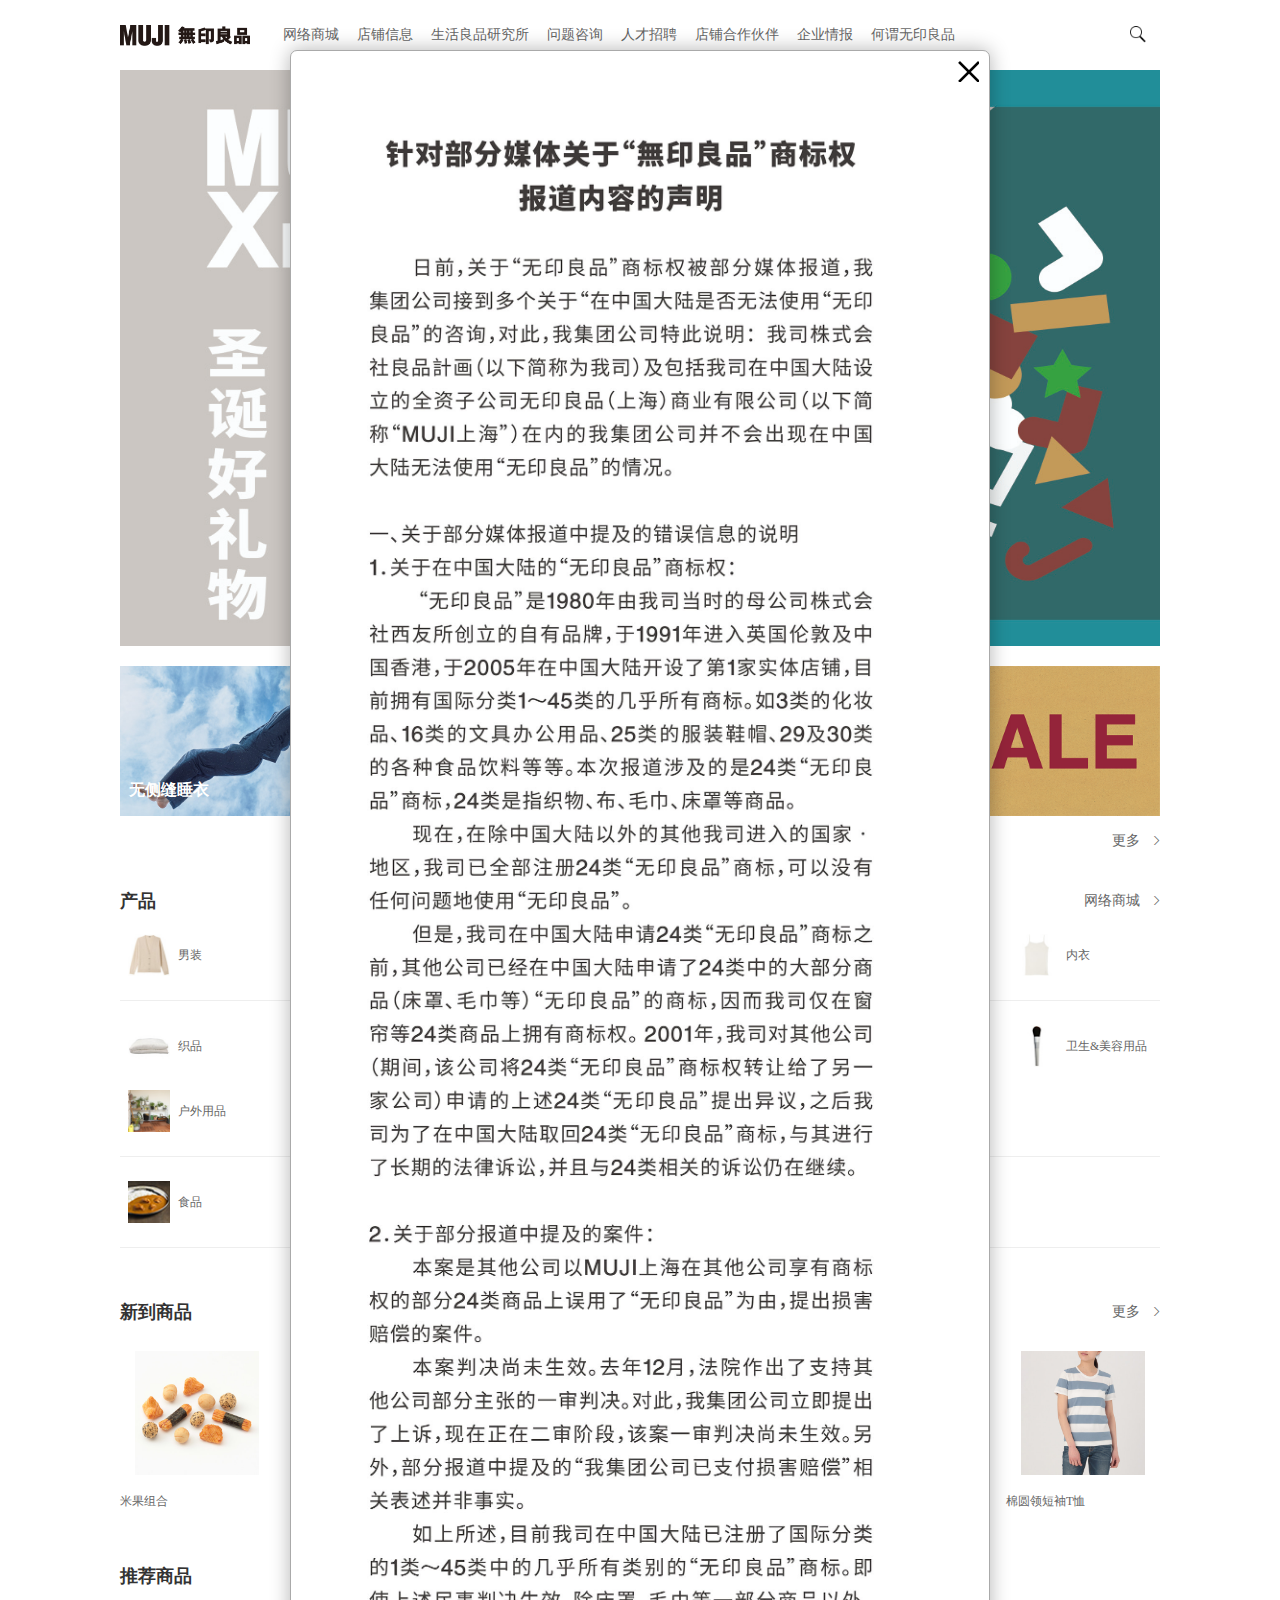
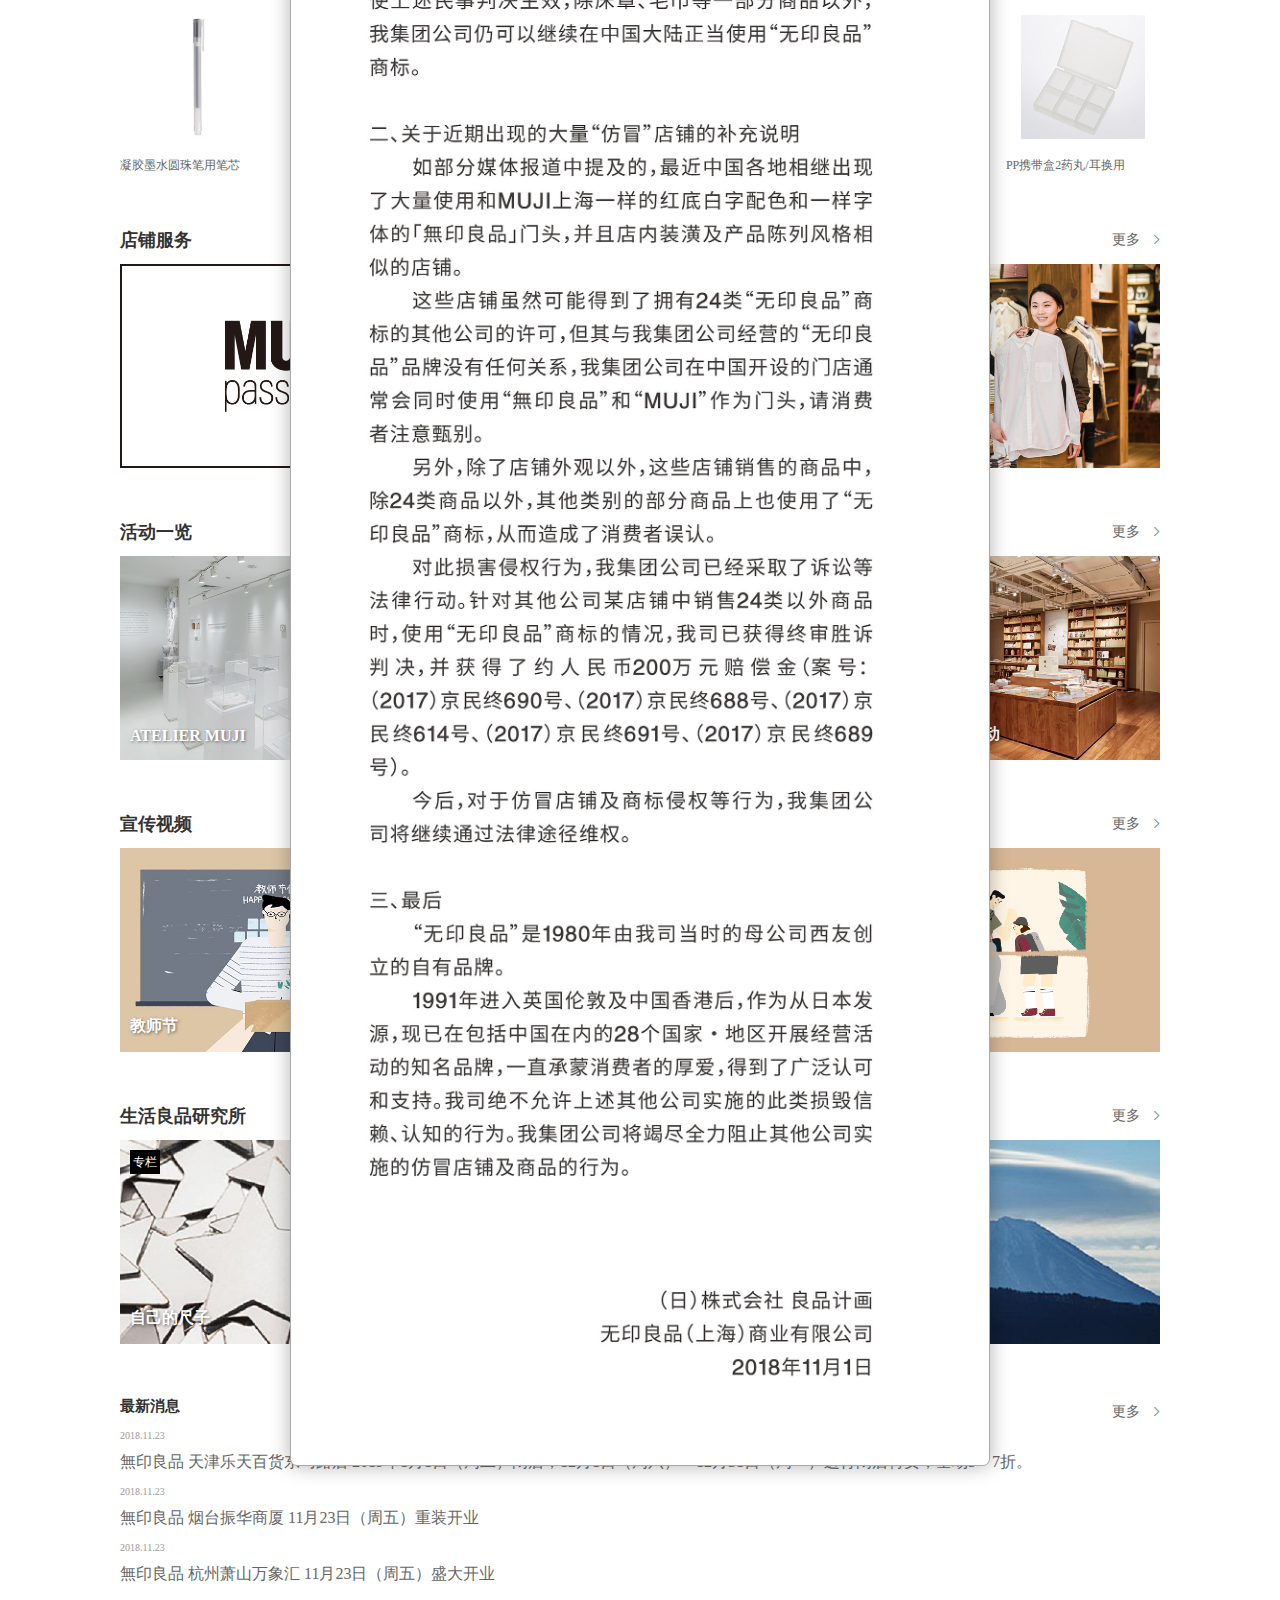
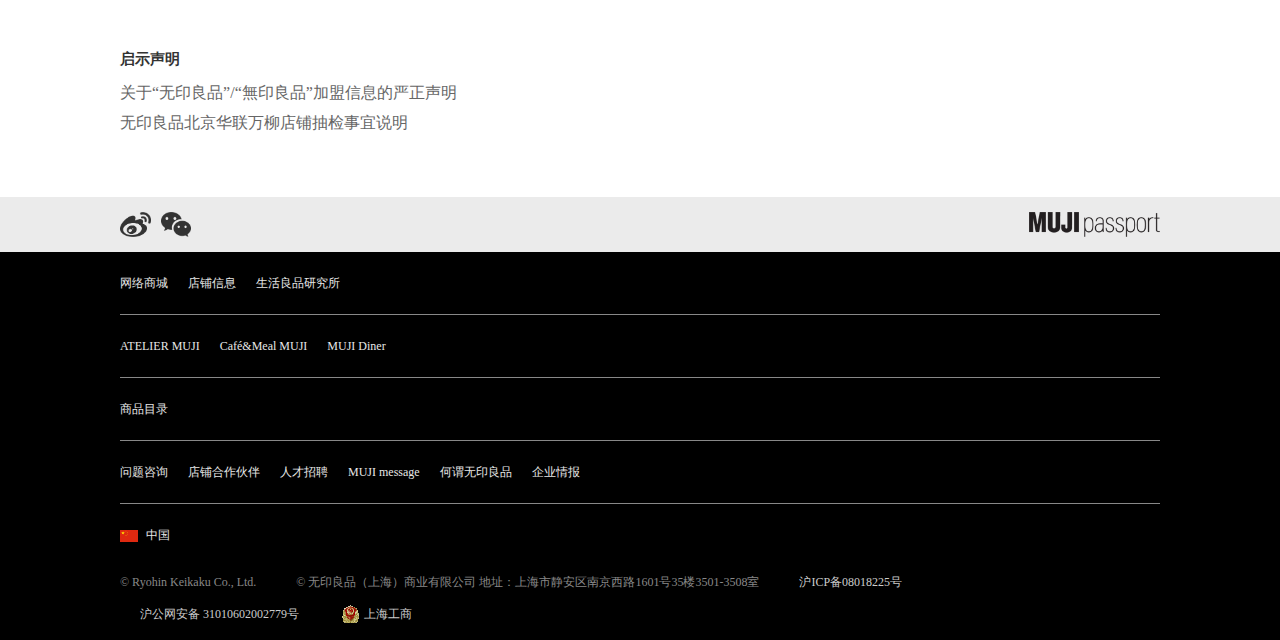
<file: index.html>
<!doctype html>
<html lang="en">
<head>
	<meta charset="UTF-8">
	<title>index</title>
	<link rel="stylesheet" href="css/iconfont.css">
	<link rel="stylesheet" href="css/iconfont1.css">
	<link rel="stylesheet" href="css/index.css">
</head>
<body>


<!-- special -->
	<div id="special">
		<img src="img/20181101173319.jpg" />
		<a href="#" class="dele"></a>
	</div>

<!-- header -->
	<header>
		<a href="https://www.muji.com.cn/">
			<img src="img/logo.png" />
		</a>
		<div class="muchA">
			<a href="#">网络商城</a>
			<a href="#">店铺信息</a>
			<a href="#">生活良品研究所</a>
			<a href="#">问题咨询</a>
			<a href="#">人才招聘</a>
			<a href="#">店铺合作伙伴</a>
			<a href="#">企业情报</a>
			<a href="#">何谓无印良品</a>
		</div>
		<input type="search" placeholder="产品搜索" />
	</header>


<!-- big_box -->
<div class="big_box">

<!-- Xmas -->
	<div class="Xmas">
		<ul class="Xmin">
	    	<li>
	    		<a href="https://www.muji.com.cn/cn/net/feature/Xmas/" >
					<img src="img/big_pc.jpg" />
				</a>
	    	</li>
	    	<li>
	    		<a href="https://www.muji.com.cn/cn/net/feature/Xmas/" >
					<img src="img/1543540328recommend_1200.png" />
				</a>
	    	</li>
	    	<li>
	    		<a href="https://www.muji.com.cn/cn/net/feature/Xmas/" >
					<img src="img/1543289250sock3s66y_1200.jpg" />
				</a>
	    	</li>
	    	<li>
	    		<a href="https://www.muji.com.cn/cn/net/feature/Xmas/" >
					<img src="img/1535075296sale_cn_pc.jpg" />
				</a>
	    	</li>
	    </ul>
		<a href="#" class="mas_1 prev">
			<i class="iconfont icon-zuo"></i>
		</a>
		<a href="#" class="mas_1 next">
			<i class="iconfont icon-you"></i>
		</a>
	</div>

<!-- fourA -->
	<div class="fourA">
		<div class="fourA_up">
			<a href="http://www.muji.com/cn/pajamas/">
				<img src="img/pajamas_640.jpg" alt="无侧缝睡衣" />
				<span>无侧缝睡衣</span>
			</a>
			<a href="https://www.muji.com.cn/cn/mujihotel/">
				<img src="img/teaser.jpg" alt="MUJI HOTEL GINZA 预定于2019年开业" />
				<span>MUJI HOTEL GINZA 预定于2019年开业</span>
			</a>
			<a href="https://www.muji.com.cn/cn/net/feature/shop/mujisa/sampleset/index.html">
				<img src="img/icon_sa.jpg" alt="造型示例集" />
				<span>造型示例集</span>
			</a>
			<a href="https://www.muji.com.cn/cn/store/campaign/6">
				<img src="img/sale_cn_640.jpg" alt="SALE" />
				<span></span>
			</a>
		</div>
		<a href="https://www.muji.com.cn/cn/net/contents/campaign/" class="more">
			更多
			<i class="iconfont icon-gengduo"></i>
		</a>
	</div>

<!-- product -->
	<div class="product">
		<div class="product_up">
			<h6 class="up_h6">产品</h6>
			<a href="https://www.muji.com.cn/cn/store/" class="more">
				网络商城
				<i class="iconfont icon-gengduo"></i>
			</a>
		</div>
		<div class="shopping_1">
			<a href="https://www.muji.com.cn/cn/store/category/2">
				<img src="img/15277725051527499851man.jpg" alt="">
				<span>男装</span>
			</a>
			<a href="https://www.muji.com.cn/cn/store/category/3">
				<img src="img/woman.jpg" alt="">
				<span>女装</span>
			</a>
			<a href="https://www.muji.com.cn/cn/store/category/4">
				<img src="img/15277724871527499878kids.jpg" alt="">
				<span>童装</span>
			</a>
			<a href="https://www.muji.com.cn/cn/store/category/5">
				<img src="img/15277725391527499903bag.jpg" alt="">
				<span>鞋包</span>
			</a>
			<a href="https://www.muji.com.cn/cn/store/category/33">
				<img src="img/15277725241527499890ACC.jpg" alt="">
				<span>服装杂货</span>
			</a>
			<a href="https://www.muji.com.cn/cn/store/category/6">
				<img src="img/15277725541527499916106.jpg" alt="">
				<span>内衣</span>
			</a>
		</div>
		<div class="shopping_1">
			<a href="https://www.muji.com.cn/cn/store/category/8">
				<img src="img/15277726341527499928109.jpg" alt="">
				<span>织品</span>
			</a>
			<a href="https://www.muji.com.cn/cn/store/category/9">
				<img src="img/15277726501527499939110.jpg" alt="">
				<span>家具</span>
			</a>
			<a href="https://www.muji.com.cn/cn/store/category/10">
				<img src="img/15277726751527499951111.jpg" alt="">
				<span>电子产品</span>
			</a>
			<a href="https://www.muji.com.cn/cn/store/category/11">
				<img src="img/15277727021527499966112.jpg" alt="">
				<span>居家用品</span>
			</a>
			<a href="https://www.muji.com.cn/cn/store/category/12">
				<img src="img/15277727311527499978113.jpg" alt="">
				<span>文具</span>
			</a>
			<a href="https://www.muji.com.cn/cn/store/category/13">
				<img src="img/15277727581527499989114.jpg" alt="">
				<span>卫生&美容用品</span>
			</a>
			<a href="https://www.muji.com.cn/cn/store/category/14" class="last_a">
				<img src="img/15277727871527500002115.jpg" alt="">
				<span>户外用品</span>
			</a>
		</div>
		<div class="shopping_1">
			<a href="https://www.muji.com.cn/cn/store/category/16">
				<img src="img/15277728051527057055food.jpg" alt="">
				<span>食品</span>
			</a>
		</div>
	</div>

<!-- product -->
	<div class="product">
		<div class="product_up">
			<h6 class="up_h6">新到商品</h6>
			<a href="https://www.muji.com.cn/cn/store/" class="more">
				更多
				<i class="iconfont icon-gengduo"></i>
			</a>
		</div>
		<div class="shopping_2">
			<a href="#">
				<img src="img/4550002509668_400.jpg" />
				<span>米果组合</span>
			</a>
			<a href="#">
				<img src="img/4549738673095_400.jpg" />
				<span>柚子金桔夹心棉花糖</span>
			</a>
			<a href="#">
				<img src="img/4549738330165_400.jpg" />
				<span>芝士味玉米片</span>
			</a>
			<a href="#">
				<img src="img/4550002460433_400.jpg" />
				<span>棉圆领短袖T恤</span>
			</a>
			<a href="#">
				<img src="img/4549738857877_400.jpg" />
				<span>棉_七分袖T恤</span>
			</a>
			<a href="#">
				<img src="img/4550002279868_400.jpg" />
				<span>棉圆领短袖T恤</span>
			</a>
		</div>
	</div>

<!-- product -->
	<div class="product">
		<div class="product_up">
			<h6 class="up_h6">推荐商品</h6>
		</div>
		<div class="shopping_2">
			<a href="#">
				<img src="img/4548718727797_400.jpg" />
				<span>凝胶墨水圆珠笔用笔芯</span>
			</a>
			<a href="#">
				<img src="img/4548718816019_400.jpg" />
				<span>凝胶墨水圆珠笔</span>
			</a>
			<a href="#">
				<img src="img/4549738307266_400.jpg" />
				<span>扫除用品系列_地毯清洁纸</span>
			</a>
			<a href="#">
				<img src="img/4547315901074_400.jpg" />
				<span>凝胶墨水笔_0.5</span>
			</a>
			<a href="#">
				<img src="img/4549738540694_400.jpg" />
				<span>格子衬衫</span>
			</a>
			<a href="#">
				<img src="img/4945247697698_01_400.jpg" />
				<span>PP携带盒2药丸/耳换用</span>
			</a>
		</div>
	</div>

<!-- product -->
	<div class="product">
		<div class="product_up">
			<h6 class="up_h6">店铺服务</h6>
			<a href="https://www.muji.com.cn/cn/store/" class="more">
				更多
				<i class="iconfont icon-gengduo"></i>
			</a>
		</div>
		<div class="shopping_3">
			<a href="#">
				<img src="img/passport_640.png" />
				<span></span>
			</a>
			<a href="#">
				<img src="img/IAIntro.jpg" />
				<span>家具搭配咨询服务</span>
			</a>
			<a href="#">
				<img src="img/SAIntro.jpg" />
				<span>服装搭配咨询服务</span>
			</a>
		</div>
	</div>

<!-- product -->
	<div class="product">
		<div class="product_up">
			<h6 class="up_h6">活动一览</h6>
			<a href="https://www.muji.com.cn/cn/store/" class="more">
				更多
				<i class="iconfont icon-gengduo"></i>
			</a>
		</div>
		<div class="shopping_3">
			<a href="#">
				<img src="img/atelier_640_181027.jpg" />
				<span>ATELIER MUJI</span>
			</a>
			<a href="#">
				<img src="img/idee_640.jpg" />
				<span>IDEE</span>
			</a>
			<a href="#">
				<img src="img/openmuji-sh755_640.jpg" />
				<span>OPEN MUJI 本月活动</span>
			</a>
		</div>
	</div>

<!-- product -->
	<div class="product">
		<div class="product_up">
			<h6 class="up_h6">宣传视频</h6>
			<a href="https://www.muji.com.cn/cn/store/" class="more">
				更多
				<i class="iconfont icon-gengduo"></i>
			</a>
		</div>
		<div class="shopping_3">
			<a href="#">
				<img src="img/teachersday.jpg" />
				<span>教师节</span>
			</a>
			<a href="#">
				<img src="img/18AWCOTTON_640.jpg" />
				<span>柔和洁面系列</span>
			</a>
			<a href="#">
				<img src="img/father'sday.jpg" />
				<span>父亲节</span>
			</a>
		</div>
	</div>

<!-- product -->
	<div class="product">
		<div class="product_up">
			<h6 class="up_h6">生活良品研究所</h6>
			<a href="https://www.muji.com.cn/cn/store/" class="more">
				更多
				<i class="iconfont icon-gengduo"></i>
			</a>
		</div>
		<div class="shopping_3">
			<a href="#">
				<img src="img/superstar_640.jpg" />
				<span>自己的尺子</span>
				<p>专栏</p>
			</a>
			<a href="#">
				<img src="img/lab_170510_01.jpg" />
				<span>隐藏风味 各种各样</span>
				<p>专栏</p>
			</a>
			<a href="#">
				<img src="img/lab_170430_01.jpg" />
				<span>观天望气</span>
				<p>专栏</p>
			</a>
		</div>
	</div>

<!-- product -->
	<div class="product">
		<div class="product_up">
			<h6 class="up_h6 up_h7">最新消息</h6>
			<a href="https://www.muji.com.cn/cn/store/" class="more">
				更多
				<i class="iconfont icon-gengduo"></i>
			</a>
		</div>
		<div class="three_p">
			<p>2018.11.23</p>
			<a href="#">無印良品 天津乐天百货东马路店 2019年1月1日（周二）闭店，12月1日（周六）～12月31日（周一）进行闭店特卖，全场5～7折。</a>
		</div>
		<div class="three_p">
			<p>2018.11.23</p>
			<a href="#">無印良品 烟台振华商厦 11月23日（周五）重装开业</a>
		</div>
		<div class="three_p three_p3">
			<p>2018.11.23</p>
			<a href="#">無印良品 杭州萧山万象汇 11月23日（周五）盛大开业</a>
		</div>
	</div>

<!-- product -->
	<div class="product">
		<div class="product_up">
			<h6 class="up_h6 up_h7">启示声明</h6>
		</div>
		<div class="three_p">
			<a href="#">关于“无印良品”/“無印良品”加盟信息的严正声明</a>
			<a href="#">无印良品北京华联万柳店铺抽检事宜说明</a>
		</div>
	</div>
</div>



<!-- sina -->
	<div class="sina">
		<a href="/cn/net/contents/social/link_sina_weibo.html">
			<img src="img/misc_weibo.png" alt="">
		</a>
		<a href="/cn/net/contents/social/link_wechat_sns.html">
			<img src="img/misc_wechat.png" alt="">
		</a>
		<a href="/cn/passport/">
			<img src="img/misc_passport.png" alt="">
		</a>
	</div>

<!-- footer -->
	<footer>
		<div class="list">
			<a href="#">网络商城</a>
			<a href="#">店铺信息</a>
			<a href="#">生活良品研究所</a>
		</div>
		<div class="list">
			<a href="#">ATELIER MUJI</a>
			<a href="#">Café&Meal MUJI</a>
			<a href="#">MUJI Diner</a>
		</div>
		<div class="list">
			<a href="#">商品目录</a>
		</div>
		<div class="list">
			<a href="#">问题咨询</a>
			<a href="#">店铺合作伙伴</a>
			<a href="#">人才招聘</a>
			<a href="#">MUJI message</a>
			<a href="#">何谓无印良品</a>
			<a href="#">企业情报</a>
		</div>
		<div class="list">
			<a href="#">
				<img src="img/flag_cn.png" alt="中国" />
				中国
			</a>
		</div>
		<ul>
			<li>© Ryohin Keikaku Co., Ltd.</li>
			<li>© 无印良品（上海）商业有限公司 地址：上海市静安区南京西路1601号35楼3501-3508室</li>
			<li>
				<a href="#">沪ICP备08018225号</a>
			</li>
		</ul>
		<ul>
			<li>
				<a href="#">沪公网安备 31010602002779号</a>
			</li>
			<li>
				<a href="#">
					<img src="img/license_w.gif" alt="上海工商">
					上海工商
				</a>
			</li>
		</ul>
	</footer>

</body>
</html>
<script type="text/javascript" src="js/jquery-1.8.3.js"></script>
<script type="text/javascript" src="js/jquery-1.11.1.min.js"></script>
<script type="text/javascript" src="js/unslider.min.js"></script>
<script type="text/javascript">

window.onload = function(){

	$(document).ready(function(e) {
	    var unslider04 = $('.Xmas').unslider({
			dots: true
		}),
		data04 = unslider04.data('unslider');

		$('.mas_1').click(function() {
	        var fn = this.className.split(' ')[1];
	        data04[fn]();
	    });
	});


	$(".dele").click(function(){
		$("#special").remove();
	});
}

</script>
</file>
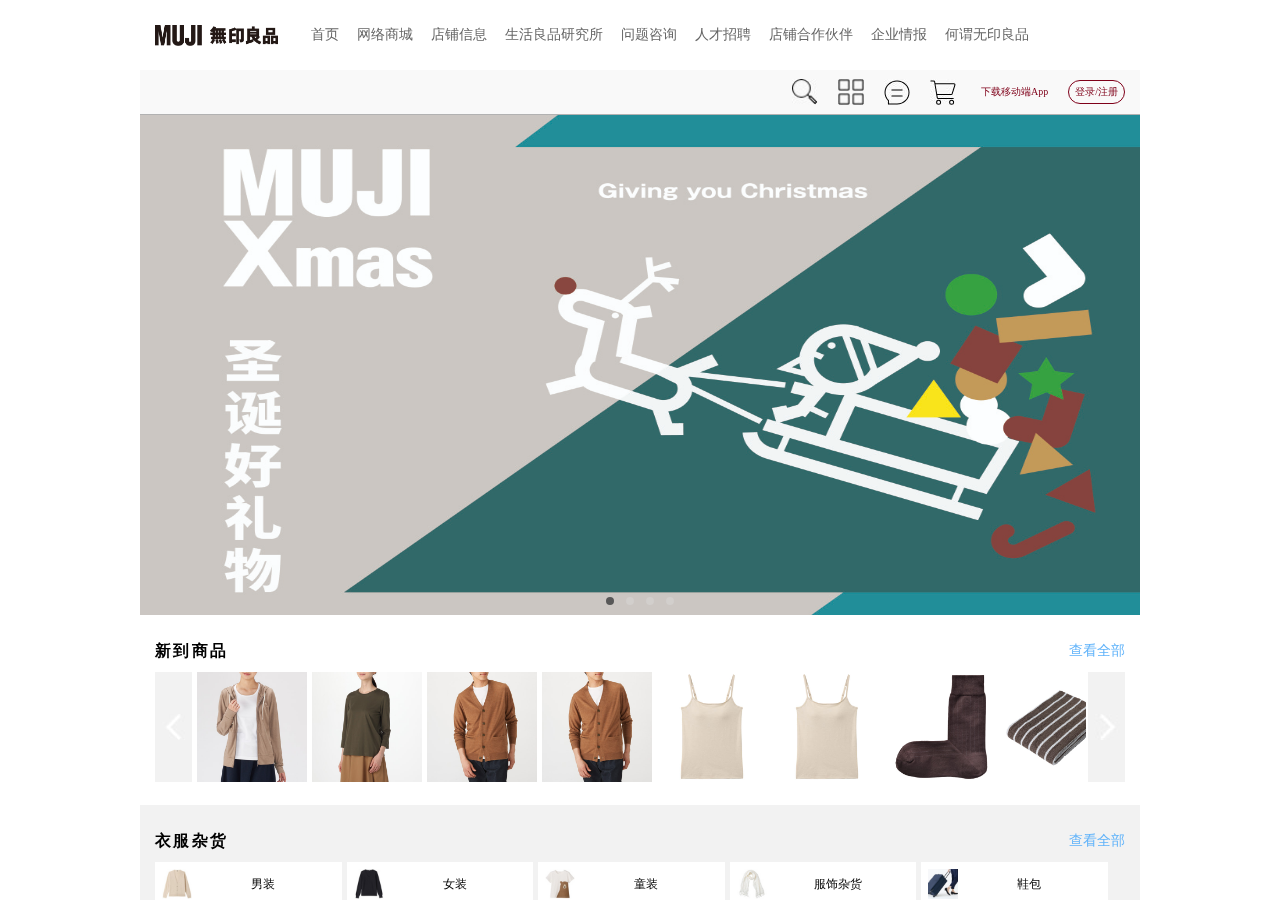
<file: store.html>
<!doctype html>
<html lang="en">
<head>
	<meta charset="UTF-8">
	<title>store</title>
	<link rel="stylesheet" href="css/iconfont.css">
	<link rel="stylesheet" href="css/iconfont1.css">
	<link rel="stylesheet" href="css/store.css">
</head>
<body>
	
<!-- header -->
	<header>
		<a href="https://www.muji.com.cn/">
			<img src="img/logo.png" />
		</a>
		<div class="muchA">
			<a href="#">首页</a>
			<a href="#">网络商城</a>
			<a href="#">店铺信息</a>
			<a href="#">生活良品研究所</a>
			<a href="#">问题咨询</a>
			<a href="#">人才招聘</a>
			<a href="#">店铺合作伙伴</a>
			<a href="#">企业情报</a>
			<a href="#">何谓无印良品</a>
		</div>
	</header>

<div class="include">
<!-- bigTop bignav-->
	<div class="bigTop bignav">
		<a href="#" class="important_one"><img src="img/10.jpg" title="搜索" /></a>
		<a href="#" class="important_two"><img src="img/11.jpg" title="分类" /></a>
		<a href="#" class="important_three"><img src="img/13.jpg" title="消息通知" /></a>
		<a href="#" class="important_four"><img src="img/14.jpg" title="购物车" /></a>
		<a href="https://www.muji.com/cn/passport/passport.html" target="_blank" class="important_five">
			下载移动端App
			<div class="zhuan"></div>
			<div>
				<img src="img/703190abf66b13275951a7d0f2ca2f11.png" />
				<p>随时随地购买无印良品</p>
			</div>
		</a>
		<a href="#" class="important_six">登录/注册</a>
	</div>

<!-- bigBox -->
	<div class="bigBox">

	<!-- Xmas -->
		<div class="Xmas">
			<ul class="Xmin">
		    	<li>
		    		<a href="https://www.muji.com.cn/cn/net/feature/Xmas/" >
						<img src="img/big_pc.jpg" />
					</a>
		    	</li>
		    	<li>
		    		<a href="https://www.muji.com.cn/cn/net/feature/Xmas/" >
						<img src="img/1543540328recommend_1200.png" />
					</a>
		    	</li>
		    	<li>
		    		<a href="https://www.muji.com.cn/cn/net/feature/Xmas/" >
						<img src="img/1543289250sock3s66y_1200.jpg" />
					</a>
		    	</li>
		    	<li>
		    		<a href="https://www.muji.com.cn/cn/net/feature/Xmas/" >
						<img src="img/1535075296sale_cn_pc.jpg" />
					</a>
		    	</li>
		    </ul>
			<a href="#" class="mas_1 prev">
				<i class="iconfont icon-zuo"></i>
			</a>
			<a href="#" class="mas_1 next">
				<i class="iconfont icon-you"></i>
			</a>
		</div>

	<!-- product -->
		<div class="product">
			<div class="product_1">
				<p>新到商品</p>
				<a href="#">查看全部</a>
			</div>
			<div class="product_2">
				<div class="pro_2a left_2">
					<img src="img/009.jpg" />
				</div>
				<div class="pro_2s">
					<div class="pro_other">
						<a href="#"  class="nan_z">
							<img src="img/4550002719777_400.jpg" alt="">
							<p>混棉_拉链连帽衫</p>
							<h5>￥178</h5>
						</a>
						<a href="#"  class="nan_z">
							<img src="img/4550002719173_400.jpg" alt="">
							<p>棉_七分袖T恤</p>
							<h5>￥61~￥88</h5>
						</a>				
						<a href="#"  class="nan_z">
							<img src="img/4550002733155_400.jpg" alt="">
							<p>美利奴羊毛高针距...</p>
							<h5>￥389</h5>
						</a>
						<a href="#"  class="nan_z">
							<img src="img/4550002733155_400.jpg" alt="">
							<p>美利奴羊毛高针距...</p>
							<h5>￥289</h5>
						</a>
						<a href="#"  class="nan_z">
							<img src="img/4549738248798_400.jpg" alt="">
							<p>混棉保暖带罩杯无...</p>
							<h5 class="beiXin">￥74 <span>￥148</span></h5>
						</a>
						<a href="#"  class="nan_z">
							<img src="img/4549738248798_400.jpg" alt="">
							<p>混棉保暖带罩杯无...</p>
							<h5 class="beiXin">￥74 <span>￥148</span></h5>
						</a>
						<a href="#"  class="nan_z">
							<img src="img/4550002608415_400.jpg" alt="">
							<p>混棉合脚直...</p>
							<h5>￥28</h5>
						</a>
						<a href="#"  class="nan_z">
							<img src="img/4550002190590_400.jpg" alt="">
							<p>棉柔软 浴...</p>
							<h5>￥180</h5>
						</a>
						<a href="#"  class="nan_z">
							<img src="img/4550002186630_400.jpg" alt="">
							<p>棉柔软 浴...</p>
							<h5>￥180</h5>
						</a>
						<a href="#"  class="nan_z">
							<img src="img/4550002605094_400.jpg" alt="">
							<p>合脚直角 ...</p>
							<h5>￥28</h5>
						</a>
					</div>
				</div>
				<div class="pro_2a right_2">
					<img src="img/008.jpg" />
				</div>
			</div>
		</div>


	<!-- grey_clothes -->
		<div class="grey_clothes">
			<!-- clothes -->
				<div class="clothes">
					<div class="product_1">
						<p>衣服杂货</p>
						<a href="#">查看全部</a>
					</div>
					<div class="much_clothes">
						<a href="#" class="nan_z">
							<img src="img/15277725051527499851man.jpg" alt="">
							<p>男装</p>
						</a>
						<a href="#"  class="nan_z">
							<img src="img/woman.jpg" alt="">
							<p>女装</p>
						</a>
						<a href="#"  class="nan_z">
							<img src="img/15277724871527499878kids.jpg" alt="">
							<p>童装</p>
						</a>
						<a href="#"  class="nan_z">
							<img src="img/15277725241527499890ACC.jpg" alt="">
							<p>服饰杂货</p>
						</a>
						<a href="#"  class="nan_z">
							<img src="img/15277725391527499903bag.jpg" alt="">
							<p>鞋包</p>
						</a>
						<a href="#"  class="nan_z">
							<img src="img/15277725541527499916106.jpg" alt="">
							<p>内衣</p>
						</a>
					</div>
				</div>

			<!-- clothes -->
				<div class="clothes">
					<div class="product_1">
						<p>生活杂货</p>
						<a href="#"  class="nan_z">查看全部</a>
					</div>
					<div class="much_clothes">
						<a href="#"  class="nan_z">
							<img src="img/15277726341527499928109.jpg" alt="">
							<p>织品</p>
						</a>
						<a href="#"  class="nan_z">
							<img src="img/15277726501527499939110.jpg" alt="">
							<p>家具</p>
						</a>
						<a href="#"  class="nan_z">
							<img src="img/15277726751527499951111.jpg" alt="">
							<p>电子产品</p>
						</a>
						<a href="#"  class="nan_z">
							<img src="img/15277727021527499966112.jpg" alt="">
							<p>居家用品</p>
						</a>
						<a href="#"  class="nan_z">
							<img src="img/15277727311527499978113.jpg" alt="">
							<p>文具</p>
						</a>
						<a href="#"  class="nan_z">
							<img src="img/15277727581527499989114.jpg" alt="">
							<p>卫生&美容用品</p>
						</a>
						<a href="#"  class="nan_z">
							<img src="img/15277727871527500002115.jpg" alt="">
							<p>户外用品</p>
						</a>
						<a href="#"  class="nan_z">
							<img src="img/1533292657idee.jpg" alt="">
							<p>IDEE</p>
						</a>
					</div>
				</div>

			<!-- clothes -->
				<div class="clothes">
					<div class="product_1">
						<p>食品</p>
						<a href="#"  class="nan_z">查看全部</a>
					</div>
					<div class="much_clothes">
						<a href="#"  class="nan_z">
							<img src="img/15277725051527499851man.jpg" alt="">
							<p>男装</p>
						</a>
					</div>
				</div>
		</div>

	<!-- foods -->
		<div class="foods">
			<div class="product_1">
				<p>推荐商品</p>
				<a href="#">查看全部</a>
			</div>
			<div class="shangPin">
				<a href="#"  class="nan_z">
					<img src="img/4548718727797_400.jpg" alt="">
					<p>凝胶墨水圆珠笔</p>
					<h6>￥8</h6>
				</a>
				<a href="#"  class="nan_z">
					<img src="img/4547315901074_400.jpg" alt="">
					<p>凝胶墨水笔_0.5</p>
					<h6>￥10</h6>
				</a>
				<a href="#"  class="nan_z">
					<img src="img/4549738307266_400.jpg" alt="">
					<p>扫地用品系列_地毯清洁纸</p>
					<h6>￥24</h6>
				</a>
				<a href="#"  class="nan_z">
					<img src="img/4548718816019_400.jpg" alt="">
					<p>凝胶墨水圆珠笔用笔芯</p>
					<h6>￥7</h6>
				</a>
				<a href="#"  class="nan_z">
					<img src="img/4549738671053_400.jpg" alt="">
					<p>迷你脆脆面_焦香酱油味</p>
					<h6>￥3</h6>
				</a>
				<a href="#"  class="nan_z">
					<img src="img/4945247421347_400.jpg" alt="">
					<p>塑料橡皮</p>
					<h6>￥4</h6>
				</a>
				<a href="#"  class="nan_z">
					<img src="img/4548076316145_400.jpg" alt="">
					<p>原浆纸笔记本5册组</p>
					<h6>￥23</h6>
				</a>
				<a href="#"  class="nan_z">
					<img src="img/4548718151868_400.jpg" alt="">
					<p>凝胶墨水笔替换芯_0.5</p>
					<h6>￥8</h6>
				</a>
				<a href="#"  class="nan_z">
					<img src="img/4549738671046_400.jpg" alt="">
					<p>迷你脆脆面_鸡汁味</p>
					<h6>￥3</h6>
				</a>
				<a href="#"  class="nan_z">
					<img src="img/4547315259847_400.jpg" alt="">
					<p> P P 洗涤用衣架 · 衬衫用 · 3个装 </p>
					<h6>￥16</h6>
				</a>
			</div>
		</div>

	<!-- footer -->
	<footer>
		ver 1.0.0-beta.41
	</footer>

	</div>

<!-- cover -->
	<div class="cover">
		<div class="smallBox_up">
			<img src="img/20.jpg" class="important_01" />
			<input type="srarch" placeholder="搜索商品" />
		</div>
		<div class="smallBox_down">
			<div class="hot" id="hot_1">
				<div class="hot_up">
					<p>最近搜索</p>
					<a href="#"  class="nan_z" id="qing">清除记录</a>
				</div>
				<div class="hot_down">
					<a href="#"  class="nan_z">沙发</a>
				</div>
			</div>
			<div class="hot">
				<div class="hot_up">
					<p>热门搜索</p>
					<a href="">换一批</a>
				</div>
				<div class="hot_down">
					<a href="#"  class="nan_z">沙发</a>
					<a href="#"  class="nan_z">睡衣</a>
					<a href="#"  class="nan_z">风扇</a>
					<a href="#"  class="nan_z">靠枕</a>
					<a href="#"  class="nan_z">精油</a>
					<a href="#"  class="nan_z">拉杆箱</a>
					<a href="#"  class="nan_z">化妆水</a>
					<a href="#"  class="nan_z">香薰</a>
					<a href="#"  class="nan_z">衬衫</a>
					<a href="#"  class="nan_z">运动鞋</a>
					<a href="#"  class="nan_z">咖喱</a>
					<a href="#"  class="nan_z">笔</a>
				</div>
			</div>
		</div>
	</div>

<!-- cover_fen -->
	<div class="cover_fen">
		<div class="smallBox_up">
			<img src="img/20.jpg" class="important_01" />
			<p>分类</p>
			<img src="img/14.jpg" />
		</div>

		<!-- grey_clothes -->
		<div class="grey_clothes">
			<!-- clothes -->
				<div class="clothes">
					<div class="product_1">
						<p>衣服杂货</p>
						<a href="#">查看全部</a>
					</div>
					<div class="much_clothes">
						<a href="#" class="nan_z">
							<img src="img/15277725051527499851man.jpg" alt="">
							<p>男装</p>
						</a>
						<a href="#"   class="nan_z">
							<img src="img/woman.jpg" alt="">
							<p>女装</p>
						</a>
						<a href="#"   class="nan_z">
							<img src="img/15277724871527499878kids.jpg" alt="">
							<p>童装</p>
						</a>
						<a href="#"   class="nan_z">
							<img src="img/15277725241527499890ACC.jpg" alt="">
							<p>服饰杂货</p>
						</a>
						<a href="#"   class="nan_z">
							<img src="img/15277725391527499903bag.jpg" alt="">
							<p>鞋包</p>
						</a>
						<a href="#"   class="nan_z">
							<img src="img/15277725541527499916106.jpg" alt="">
							<p>内衣</p>
						</a>
					</div>
				</div>

			<!-- clothes -->
				<div class="clothes">
					<div class="product_1">
						<p>生活杂货</p>
						<a href="#">查看全部</a>
					</div>
					<div class="much_clothes">
						<a href="#">
							<img src="img/15277726341527499928109.jpg" alt="">
							<p>织品</p>
						</a>
						<a href="#">
							<img src="img/15277726501527499939110.jpg" alt="">
							<p>家具</p>
						</a>
						<a href="#">
							<img src="img/15277726751527499951111.jpg" alt="">
							<p>电子产品</p>
						</a>
						<a href="#">
							<img src="img/15277727021527499966112.jpg" alt="">
							<p>居家用品</p>
						</a>
						<a href="#">
							<img src="img/15277727311527499978113.jpg" alt="">
							<p>文具</p>
						</a>
						<a href="#">
							<img src="img/15277727581527499989114.jpg" alt="">
							<p>卫生&美容用品</p>
						</a>
						<a href="#">
							<img src="img/15277727871527500002115.jpg" alt="">
							<p>户外用品</p>
						</a>
						<a href="#">
							<img src="img/1533292657idee.jpg" alt="">
							<p>IDEE</p>
						</a>
					</div>
				</div>

			<!-- clothes -->
				<div class="clothes">
					<div class="product_1">
						<p>食品</p>
						<a href="#">查看全部</a>
					</div>
					<div class="much_clothes">
						<a href="#">
							<img src="img/15277725051527499851man.jpg" alt="">
							<p>男装</p>
						</a>
					</div>
				</div>
		</div>
	</div>

<!--cover_deng cover_log -->
	<div class="cover_deng cover_log ">
		<div class="smallBox_up">
			<img src="img/21.jpg" class="important_01" />
		</div>
		<div class="log_down">
			<h4>
				登录<br>商城账号
			</h4>
			<input type="tel" id="username" placeholder="输入手机号" class="ju_1" />
			<div>
				<input type="password" id="userpass" placeholder="输入密码" class="ju_2" id="xian" />
				<img src="img/23.jpg" class="eye_1" >
				<img src="img/22.jpg" class="eye_2" >
			</div>
			<div>
				<input type="submit" value="登录" id="btnLogin" class="tiao_z" />
				<div class="jiao"></div>
			</div>
			<div class="a_blue">
				<a href="#" id="zhu_c">新用户注册</a>
				<a href="#">忘记密码</a>
			</div>
			<a href="#">如登录遇到异常，请联系客服电话 400-920-9299</a>
		</div>
	</div>

<!-- cover_zhu -->
	<div class="cover_zhu">
		<div class="smallBox_up">
			<img src="img/24.jpg" class="important_02" />
			<h5>MUJI 服务协议</h5>
		</div>
		<div class="commit">
			<p><span>特别提示：</span>在使用 MUJI passport 服务之前，您应当认真阅读并遵守《MUJI passport 服务使用协议》（以下简称“本协议”），请您务必充分理解各条款内容。当您按照注册页面提示填写信息、阅读并同意本协议且完成注册程序后，或者您按照其他无印良品（上海）商业有限公司（以下简称“本公司”）允许的方式使用 MUJI passport 服务时，即表示您已充分理解并接受本协议的全部内容，并与本公司达成协议。若您不同意本协议的内容及其相关变更，应当立即停止使用本服务。</p>
			<p>1 定义</p>
			<ul>
				<li>1.1 本协议是用户与本公司之间关于用户完成 MUJI passport 注册程序并使用本公司相关软件及服务（以下简称“本服务”）所订立的协议。</li>
				<li>1.2 “MUJI passport”是指用户注册后，可以通过在本公司的实体店铺、官方网络商城消费累积里程并享有相应的积分服务，同时具有购物、店铺或商品搜索、签到等功能的应用软件。</li>
				<li>1.3 “里程”是指用户在使用本服务时，由本公司发行并授予用户的应用点数。用户需在本公司的实体店铺产生消费或使用签到功能；在官方网络商城产生消费，实体店铺需在结账前出示 MUJI passport 账号条形码并通过店铺 POS 终端设备扫描，按照消费 1 元人民币或签到 1 次均获得 1 里程的标准累积相应的里程。活动期间所获得的里程可能有所变化，实际请以里程记录画面或由本公司公布的正式文件为准。本里程不能抵换现金。</li>
				<li>1.4 “积分”是指本公司根据用户累积的里程数给予相应的应用积分，用户可以在本服务应用软件中，在本公司公布的礼品兑换清单内，以相应的积分兑换礼品。(礼品兑换的周期为每天可多次申请，但单品（同一条码）兑换申请 7 天内最多 5 个。未完成兑换的，将失效并返还积分，再兑换需重新申请。兑换的礼品除质量问题外，恕不退换。)</li>
				<li>1.5 “里程有效期限”是指里程存在的有效期限，从产生里程之日起至当自然年度 12 月 31 日为止有效。“积分有效期限”是指积分可以使用的有效期限，从产生积分之日起至次年 12 月 31 日为止有效。</li>
			</ul>
			<p>2 用户资格及用户信息</p>
			<ul>
				<li>2.1 使用本服务的用户，应当为具备完全民事权利能力和完全民事行为能力的自然人、法人或其他组织。</li>
				<li>2.2 若该用户不具备第 2.1 条所述的主体资格，则需征得监护人同意方可使用，监护人需代表用户同意相应条款的法律约束，并应承担因此而导致的一切后果，且本公司无需通知该用户，即有权暂停或终止该用户的账号。</li>
				<li>2.3 原则上一个用户只能注册并使用一个账号。仅限您个人使用，不得将其账号、PIN 以任何形式买卖、转让、赠与、租用、借用或继承，否则，因此产生的用户或任何第三人的损失，由该用户自行承担。如对本公司造成损失的，由该用户向本公司承担的所有赔偿责任，除非有法律明确规定或司法裁定，并经本公司同意，且按照本公司制定的操作流程办理。</li>
				<li>2.4 用户应保证用户注册或使用本服务时向本公司提供的信息的真实、准确、完整，否则由此造成的一切后果由用户自行承担，如用户注册时提供的信息有任何变更，应及时登录账号并更新个人信息，否则由此造成的一切后果由用户自行承担。</li>
			</ul>
			<p>3 隐私政策</p>
			<ul>
				<li>4.1 用户需在本公司的实体店铺产生消费或使用签到功能；在官方网络商城产生消费，实体店铺需在结账前出示 MUJI passport 账号条形码并通过店铺 POS 终端设备扫描，按照消费 1 元人民币或签到 1 次均获得 1 里程的标准累积相应的里程。</li>
				<li>4.2 里程数累积只限于用户所消费的商品金额，不包括用户购买的纸袋费、支付安装费、运输费、服务费等除商品本身以外的费用。</li>
				<li>4.3 如因各种原因导致用户消费未成功，包括但不限于用户消费后退回所购商品的情形，本公司有权撤销该用户账号中因此次消费而累积的里程。</li>
				<li>4.4 用户在实体店铺消费后的第二日获得相应的里程。用户在官方网络商城消费后，货物送达后第二日获得相应的里程。</li>
				<li>4.5 用户账号中的里程在每个自然年度 12 月 31 日结束后全部清零。</li>
				<li>4.6 本公司根据用户累积的里程数给予相应的应用积分，用户可以在本服务应用软件中，在本公司公布的礼品兑换清单内，以相应的积分兑换礼品。积分的使用方法由本公司另行规定。</li>
				<li>4.7 禁止以任何形式将里程或积分买卖、转让、赠与、租用、借用、共享、抵押，同一用户重复注册多个会员账号，本公司不会将各账号中的里程或积分进行合并。</li>
				<li>4.8 用户可以随时暂停或终止使用本服务。其所属账号中的里程和积分及与本服务有关的一切权利均终止，本公司不因此承担任何责任。</li>
			</ul>
			<p>5 税款和手续费</p>
			<ul>
				<li>用户在使用本服务的过程中，因获得里程以及使用积分产生的应纳税赋以及其他硬件、软件、服务及其他方面的费用，由用户自行承担。</li>
			</ul>
			<p>6 本服务的变更和终止</p>
			<ul>
				<li>6.1 用户接受本协议即视为同意无条件接受包括本公司的网站上正式发布或者基于其他方法正式设定的关于本服务的相关补充协议以及其他追加规则。本协议内容包括本公司的网站上正式发布或者基于其他方法正式设定的关于本服务的相关补充协议以及其他追加规则，均为本协议不可分割的组成部分，与本协议具有同等法律效力。</li>
				<li>6.2 变更后的规定和条款，除非本公司另有规定，一经在本公司的网站公布后自动生效。</li>
				<li>6.3 本协议内容与相关补充协议和其他追加规则存在冲突时，以相关补充协议和其他追加规则为准。</li>
				<li>6.4 本公司有权根据需要变更、修订和补充本协议的各项条款、使用规则，且毋须另行通知用户。若用户在变更后继续使用本服务的，即表示该用户已接受修订后的条款和使用规则。由此对用户造成的一切后果，本公司不承担任何责任。</li>
				<li>6.5 本公司有权自行决定以合理且并非针对特定用户的理由，在不经过事先通知的情形下，暂停或终止向用户提供部分或全部服务；增补或删除用户的里程和积分；暂停或终止用户的账号，并无须因此向该用户或者任何第三方承担任何责任。
				<li class="dian_6">6.6 用户存在下列情形的，本公司有权直接终止提供服务：</li>
			</ul>
			<ul>
				<li>6.6.1 提供的用户信息中主要内容不真实、不准确或不完整的情形;</li>
				<li>6.6.2 冒用他人身份或使用伪造、编造的身份证明使用本服务的情形；</li>
				<li>6.6.3 在本公司公布的获得渠道之外使用本服务的情形；</li>
				<li>6.6.4 删除“MUJI passport”应用程序的情形；</li>
				<li>6.6.5 在使用本服务时存在欺诈行为的情形；</li>
				<li>6.6.6 在使用本服务时存在违反本协议的情形；</li>
				<li>6.6.7 违反国家法律、法规进行非法交易的情形；</li>
				<li>6.6.8 用户的行为对本公司造成损害或者不利后果的情形；</li>
				<li>6.6.9 其他本公司有合理理由认为应当终止的情形。</li>
			</ul>
		</div>
		<div>
			<input type="button" value="同意" />
			<div class="jiao_2">同意(<span>5</span>s)</div>
		</div>
	</div>

<!-- cover_ce -->
	<div class="cover_ce cover_log">
		<div class="smallBox_up">
			<img src="img/24.jpg" class="important_03" />
		</div>
		<div class="log_down ce_down">
			<h4>
				注册<br>商城账号
			</h4>
			<!-- action="regsave.php" -->
			<form  method="get">
				<input name="username" id="txtusername" type="tel" placeholder="输入手机号" class="ju_1" /><span id="userSpan"></span>
				<div>
					<input type="password" placeholder="输入验证码" class="ju_2" id="shu_y" />
					<p id="yzm">发送验证码</p>
				</div>
			</form>
			<div></div>
			<div>
				<input type="submit" value="下一步" id="xyb" />
				<div class="jiao"></div>
			</div>
			<div class="black">
				<p>验证码已发送至<br><span></span></p>
			</div>
		</div>
	</div>
		
<!-- cover_mi -->
	<div class="cover_mi cover_log">
		<div class="smallBox_up">
			<img src="img/24.jpg" class="important_04" />
		</div>
		<div class="log_down mi_down">
			<h4>
				设置<br>商城密码
			</h4>
			 <!-- action="regsave.php" -->
			<form method="get">
				<input type="password" name="userpass" placeholder="请输入8~16位英文、数字组合密码" class="ju_1" id="ju11" />
				<input type="password" placeholder="确认密码" class="ju_2" />
				<div>
					<input type="submit" value="完成" id="wancheng" />
					<div class="jiao"></div>
				</div>
			</form>
		</div>
	</div>

<!-- cover_all -->
	<div class="cover_all" id="all_id">
		<div class="dui">
			<img src="img/004.jpg" alt="">
			<p>您已成功注册</p>
			<p>现在您可以在 MUJI 网站上选购产品</p>
		</div>	
		<div class="input_down">
			<input type="submit" value="去登录" />
		</div>
	</div>

<!-- category -->
	<div class="category">
		<div class="smallBox_up">
			<img src="img/20.jpg" class="important_05" />
			<div class="bigTop">
				<a href="#" class="important_one"><img src="img/10.jpg" title="搜索" /></a>
				<a href="#" class="important_two"><img src="img/11.jpg" title="分类" /></a>
				<a href="#" class="important_three"><img src="img/13.jpg" title="消息通知" /></a>
				<a href="#" class="important_four"><img src="img/14.jpg" title="购物车" /></a>
			</div>
		</div>
		<div class="nav nav1">
			<a href="#">全部</a>
			<a href="#">针织衫</a>
			<a href="#">T恤—罩衫</a>
			<a href="#">衬衫</a>
			<a href="#">外套</a>
			<a href="#">裤子</a>
			<a href="#">L A B O</a>
		</div>
		<div class="nav nav2">
			<a href="#">综合排序</a>
			<a href="#">按新品</a>
			<a href="#">按销量</a>
			<a href="#">按价格</a>
		</div>
		<div class="cate">
			<div class="cate_a">
				<a href="#" id="jia_ke">
					<img src="img/1111.jpg" />
					<p>使用防水布带_风帽夹克</p>
					<h5>￥349<span>￥698</span></h5>
				</a>
				<a href="#" id="jia_ke">
					<img src="img/1112.jpg" />
					<p>美利奴羊毛_拉链夹克衫</p>
					<h5>￥598<span></span></h5>
				</a>
				<a href="#" id="jia_ke">
					<img src="img/1113.jpg" />
					<p>精细编织_圆领毛衣</p>
					<h5>￥184<span></span></h5>
				</a>
				<a href="#"  id="jia_ke">
					<img src="img/1114.jpg" />
					<p>精细编织_高领毛衣</p>
					<h5>￥224<span>￥448</span></h5>
				</a>
				<a href="#"  id="jia_ke">
					<img src="img/1115.jpg" />
					<p>美利奴羊毛高针距_圆领毛衣</p>
					<h5>¥208~¥298<span></span></h5>
				</a>
				<a href="#"  id="jia_ke">
					<img src="img/1116.jpg" />
					<p>美利奴羊毛高针距_条纹圆领毛衣</p>
					<h5>￥174<span>￥348</span></h5>
				</a>
				<a href="#"  id="jia_ke">
					<img src="img/1117.jpg" />
					<p>法国羊毛混麦尔登呢_夹克</p>
					<h5>￥649<span>￥1298</span></h5>
				</a>
				<a href="#"  id="jia_ke">
					<img src="img/1118.jpg" />
					<p>美利奴羊毛高针距_V领毛衣</p>
					<h5>￥348<span></span></h5>
				</a>
				<a href="#"  id="jia_ke">
					<img src="img/1119.jpg" />
					<p>美利奴羊毛高针距_V领开衫</p>
					<h5>¥278~¥398<span></span></h5>
				</a>
				<a href="#"  id="jia_ke">
					<img src="img/1120.jpg" />
					<p>使用不易沾水布带_风帽大衣</p>
					<h5>¥449<span>¥898</span></h5>
				</a>
				<a href="#"  id="jia_ke">
					<img src="img/1121.jpg" />
					<p>美利奴羊毛_长开衫</p>
					<h5>￥698<span></span></h5>
				</a>
			</div>
			<div class="cate_p">
				<p>已加载全部</p>
			</div>
		</div>
	</div>

<!-- goods -->
	<div class="goods">
		<div class="smallBox_up">
			<img src="img/20.jpg" class="important_06" />
			<div class="bigTop">
				<a href="#" class="important_four"><img src="img/14.jpg" title="购物车" /></a>
			</div>
		</div>
		<div class="detail">
			<div class="detail_up">
				<a href="javascript:void(0);" class="un05 prev">
					<img src="img/003.jpg" alt="">
				</a>
				<div class="up_lunbo" id="b05">
					<ul>
						<li><img src="img/111.jpg" /></li>
						<li><img src="img/111.2.jpg" /></li>
						<li><img src="img/111.3.jpg" /></li>
						<li><img src="img/111.4.jpg" /></li>
						<li><img src="img/111.5.jpg" /></li>
					</ul>

				</div>
				<a href="javascript:void(0);" class="un05 next">
					<img src="img/002.jpg" alt="">
				</a>
			</div>
			<div class="detail_money">
				<p>使用防水布带_风帽夹克</p>
				<h5>¥349 <span>¥698</span></h5>
			</div>
			<div class="detail_p">
				<p>商品编号：4550002036508</p>
				<p>
					采用具有良好弹水性不易潮湿闷热的<br>
					面料制成。有效防止雨水<br>
					从拉链及缝头部分侵入。
				</p>
			</div>
			<div class="detail_can">
				<a href="#">产品参数</a>
				<img src="img/200.jpg" />
			</div>
			<div class="detail_down">
				<table border="1px">
					<thead>
						<tr>
							<th>尺码</th>
							<th>衣长</th>
							<th>肩宽</th>
							<th>胸围</th>
							<th>腰围</th>
							<th>袖长</th>
							<th>袖长（领中央至袖口长度）</th>
							<th>下摆围</th>
						</tr>
					</thead>
					<tbody>
						<tr>
							<th>男式_S</th> 
							<td>70.0cm</td>
							<td>43.0cm</td>
							<td>106.0cm</td>
							<td>100.0cm</td>
							<td>60.6cm</td>
							<td>82.0cm</td>
							<td>101.00</td>
						</tr>
						<tr>
							<th>男式_M</th> 
							<td>72.0cm</td>
							<td>44.5cm</td>
							<td>111.0cm</td>
							<td>105.0cm</td>
							<td>61.8cm</td>
							<td>84.0cm</td>
							<td>106.00</td>
						</tr>
						<tr>
							<th>男式_L</th> 
							<td>74.0cm</td>
							<td>46.0cm</td>
							<td>116.0cm</td>
							<td>110.0cm</td>
							<td>63.0cm</td>
							<td>86.0cm</td>
							<td>111.00</td>
						</tr>
						<tr>
							<th>男式_XL</th> 
							<td>76.0cm</td>
							<td>48.0cm</td>
							<td>122.0cm</td>
							<td>116.0cm</td>
							<td>64.8cm</td>
							<td>88.0cm</td>
							<td>117.00</td>
						</tr>
					</tbody>
				</table>
			</div>
		</div>
		<div class="footer_g">
			<a href="#" class="footer_left">
				<img src="img/001.jpg" alt="">
				<p>客服</p>
			</a>
			<input type="button" class="add" value="加入购物车">
			<input type="button" class="quick" value="立即购买">
		</div>
	</div>

<!-- car -->
	<div class="car">
		<div class="smallBox_up">
			<img src="img/20.jpg" class="important_01" />
			<p>购物车</p>
			<a href="#">编辑</a>
		</div>
		<div class="car_center">
			<div class="car_ct1">
				<div class="ct1_left">
					<input type="checkbox" id="ct1_check">
					<a href="#">
						<img src="img/1113.jpg" alt="">
						<div class="ct1_p">
							<p class="ct1_p1">222</p>
							<p class="ct1_p2">222</p>
							<p class="ct1_p3">￥<span>222</span></p>
						</div>
					</a>
				</div>
				<div class="ct1_right">
					<a href="#" id="ct1_ra">
						数量 : 10<div ra_san></div>
					</a>
				</div>
			</div>
			<!-- foods -->
			<div class="foods">
				<div class="product_1">
					<p>推荐商品</p>
					<a href="#">查看全部</a>
				</div>
				<div class="shangPin">
					<a href="#">
						<img src="img/4548718727797_400.jpg" alt="">
						<p>凝胶墨水圆珠笔</p>
						<h6>￥8</h6>
					</a>
					<a href="#">
						<img src="img/4547315901074_400.jpg" alt="">
						<p>凝胶墨水笔_0.5</p>
						<h6>￥10</h6>
					</a>
					<a href="#">
						<img src="img/4549738307266_400.jpg" alt="">
						<p>扫地用品系列_地毯清洁纸</p>
						<h6>￥24</h6>
					</a>
					<a href="#">
						<img src="img/4548718816019_400.jpg" alt="">
						<p>凝胶墨水圆珠笔用笔芯</p>
						<h6>￥7</h6>
					</a>
					<a href="#">
						<img src="img/4549738671053_400.jpg" alt="">
						<p>迷你脆脆面_焦香酱油味</p>
						<h6>￥3</h6>
					</a>
					<a href="#">
						<img src="img/4945247421347_400.jpg" alt="">
						<p>塑料橡皮</p>
						<h6>￥4</h6>
					</a>
					<a href="#">
						<img src="img/4548076316145_400.jpg" alt="">
						<p>原浆纸笔记本5册组</p>
						<h6>￥23</h6>
					</a>
					<a href="#">
						<img src="img/4548718151868_400.jpg" alt="">
						<p>凝胶墨水笔替换芯_0.5</p>
						<h6>￥8</h6>
					</a>
					<a href="#">
						<img src="img/4549738671046_400.jpg" alt="">
						<p>迷你脆脆面_鸡汁味</p>
						<h6>￥3</h6>
					</a>
					<a href="#">
						<img src="img/4547315259847_400.jpg" alt="">
						<p> P P 洗涤用衣架 · 衬衫用 · 3个装 </p>
						<h6>￥16</h6>
					</a>
				</div>
			</div>
			<!-- footer -->
				<footer>
					已加载全部
				</footer>
		</div>
		<div class="car_down">
			<div class="jie_up">
				<div class="jie_upleft">
					<input type="checkbox" style="border-radius: 50%;" id="quan"><label for="quan">全选</label>
					 3 件商品
				</div>
				<div class="jie_upright">
					合计 : <p>￥<span>0.00</span></p>
				</div>
			</div>
			<button>去结算</button>
		</div>
	</div>


</div>
</body>
</html>

<script type="text/javascript" src="js/jquery-1.8.3.js"></script>
<script type="text/javascript" src="js/jquery-1.11.1.min.js"></script>
<script type="text/javascript" src="js/unslider.min.js"></script>
<script type="text/javascript" src="js/cookieTools.js"></script>
<script type="text/javascript">
// 轮播图
	$(document).ready(function(e) {
	    var unslider04 = $('.Xmas').unslider({
			dots: true
		}),
		data04 = unslider04.data('unslider');

		$('.mas_1').click(function() {
	        var fn = this.className.split(' ')[1];
	        data04[fn]();
	    });
	});

// 左右移动	
	$(".left_2").click(function(){
		$(".pro_other").animate({left:"-=57.5px"},300);
	})
	$(".right_2").click(function(){
		$(".pro_other").animate({left:"+=57.5px"},300);
	})

// 搜索框 
	$(".important_one").click(function(){
		$(".cover").css("z-index","20");
	})

// 分类
	$(".important_two").click(function(){
		$(".cover_fen").css("z-index","20");
	})
	// 清除记录
	$("#qing").click(function(){
		$("#hot_1").css("display","none");
	})

// 登录界面
	$(".important_six").click(function(){
		$(".cover_deng,.jiao,.eye_2").css("z-index","20");
		$("#xian").css("type","password");
		$(".cover_deng").css("transform","translateY(-100%)");
	})

	// 眼睛替换	
		$(".eye_1").click(function(){
			$(".eye_2").css("z-index","20");
			$(".eye_1").css("z-index","-1");
			$("#xian").attr("type","password");
		})
		$(".eye_2").click(function(){
			$(".eye_1").css("z-index","20");
			$(".eye_2").css("z-index","-1");
			$("#xian").attr("type","text");
		})
		// $(".ju_2").blur(function(){
		// 	if(($(".ju_1").val()=='') || ($(".ju_2").val()=='')){
		// 		$(".jiao").css("z-index","20");
		// 	}else{
		// 		$(".ju_2").click(function(){
		// 			$(".jiao").css("z-index","-1");
		// 		})
		// 	}
		// })
		$(".cover_deng .ju_1").blur(function(){
			$(".jiao").css("z-index","-1");
		})
		// $(".tiao_z").click(function(){
		// 	$(".cover_deng").css("z-index","-1");
		// 	$(".important_six").css("display","none");
		// 	$(".bignav").append();
		// })
		$('#username').blur(function(){
			var phone = $('#username').val();
		    if(!(/^1(3|4|5|7|8)\d{9}$/.test(phone))){ 
		    	alert('手机号码有误，请重填');
		        return false;
		    }
		})
		// $('#userpass').focus(function(){
		// 	var mima = $('#userpass').val();
		// 	if($('#userpass').val()!=''){
		// 		$('#userpass').blur(function(){
		// 		    if(!(/^(?![0-9]+$)(?![a-zA-Z]+$)[0-9A-Za-z]{8,16}$/.test(mima))){ 
		// 		    	alert('密码输入错误');
		// 		        return false;
		// 		    }
		// 		})
		// 	}
			
		// })
		


// 注册界面
	// 同意
		$("#zhu_c").click(function(){
			$(".cover_zhu").css({"transform":"translateX(-100%)"});
			daoJi();
		    $(".jiao_2").css("z-index","20");
		})
		$(".important_02").click(function(){
			$(".cover_zhu").css({"transform":"translateX(100%)"});
		})
		// 倒计时
		function daoJi(){
			var i=5;
			$(function(){
			    setTimeout(function(){
			        $(".jiao_2").css("z-index","-1");
			    },5000);
			    after();
			});
			function after(){
			    $(".jiao_2 span").empty().append(i);
			    i-=1;
				if(i>0){
				    setTimeout(function(){
				        after();
				    },1000);
			    }
			}
		}
		$(".cover_zhu input").click(function(){
			$(".cover_zhu").css("transform","translateX(-100%)");
		})
	// 注册
		$(".cover_zhu div:nth-child(3) input").click(function(){
			$(".cover_ce").css({"transform":"translateX(-100%)"});
			$(".cover_ce .ju_1,.cover_ce .ju_2").val('');
		})
		$(".important_03").click(function(){
			$(".cover_ce").css({"transform":"translateX(100%)"});
			$(".ce_down .jiao").css("display","block");
		})
		// 验证码
		$("#yzm").click(function(){
				if($(".cover_ce .ju_1").val()==''){
				    $(".black").empty().append("请输入手机号");
					$(".black").css("display","block");
				    setTimeout(function(){
						$(".black").css("display","none");
					},2000);
				}else{
					daoShi();
					$(".black").empty().append("验证码已发送至"+"<br/>"+$(".cover_ce .ju_1").val());
					$(".black").css("display","block");
					$(".ce_down .jiao").css("display","none");
					setTimeout(function(){
						$(".black span").empty();
						$(".black").css("display","none");
					},2000);
				}
			})
		function daoShi(){
			var count=60;
			function after(){
			    // count-=1;
				if(count>0){
					var huoQu = count+"秒后重新获取";
					$("#yzm").empty().append(huoQu);
					count-=1;
				    setTimeout(function(){
				        after();
				    },1000);

			    }
			}
			$(function(){
				after();
			    setTimeout(function(){
					$("#yzm").empty().append("发送验证码");
			    },60000);
			    if(count==1){
			    	$("#yzm").html("发送验证码")
			    }
			});
		}
		$('#txtusername').blur(function(){
			var phone = $('#txtusername').val();
		    if(!(/^1(3|4|5|7|8)\d{9}$/.test(phone))){ 
		    	$(".black").css("display","block");
		        $(".black").empty().append("手机号码有误，请重填"); 
		        setTimeout(function(){
		        	$(".black").empty();
					$(".black").css("display","none");
				},2000);
		        return false;
		    }
		})
	
		// 下一步
		$("#xyb").click(function(){
			$(".cover_mi").css({"transform":"translateX(-100%)"});
		})
	// 密码
		$(".cover_mi .ju_2").focus(function(){
			if(($(".cover_mi .ju_1").val()=='') || ($(".cover_mi .ju_2").val()=='')){
				$(".cover_mi .jiao").css("z-index","20");
			}else{
				$(".cover_mi .ju_2").click(function(){
					$(".cover_mi .jiao").css("z-index","-1");
				})
			}
		})
		// $("#wancheng").click(function(){
		// 	$(".cover_all").css({"transform":"translateX(-100%)"});
		// })
		$(".important_04").click(function(){
			$(".cover_mi").css({"transform":"translateX(100%)"});
		})
	// 注册成功
		$(".cover_all input").click(function(){
			$(".cover_deng,.cover_deng .jiao,.eye_2").css("z-index","20");
			$(".cover_ce,.cover_mi,.cover_zhu,.cover_all").css("transform","translateX(100%)");
		})


// 登录、注册连接
	window.onload = function(){
		function $(id){
			return document.getElementById(id);
		}
		$("wancheng").onclick = function(){
			let xhr = new XMLHttpRequest();
			let sendStr="username="+$("txtusername").value+"&userpass="+$("ju11").value; 
			xhr.open("get","regsave.php?"+sendStr,true);
			xhr.onreadystatechange = function(){
				if(xhr.readyState==4 && xhr.status==200){
					$("userSpan").innerHTML =  xhr.responseText;
					if(xhr.responseText=="1"){
						$("all_id").style.transform='translateX(-100%)';
						$(".cover_deng").css("z-index","20");
					}
				}
			} 
			xhr.send();
		}


		$("btnLogin").onclick = function(){
			let xhr = new XMLHttpRequest();
			let sendr="username="+$("username").value+"&userpass="+$("userpass").value;
			xhr.open("get","logincheck.php?"+sendr,true);
			xhr.onreadystatechange = function(){
				if(xhr.readyState==4 && xhr.status==200){
					if(xhr.responseText=="0"){
						alert('0');
					}else{
						//保存cookie
						addCookie("username",$("username").value,7);
						// location.href = "index.html";
						alert('1');
					}
				} 
			}		
			xhr.send();
		}
	}
	


	// $("btnLogin").onclick = function(){
	// 	let xhr = new XMLHttpRequest();
	// 	xhr.open("post","logincheck02.php",true);
		
	// 	xhr.onreadystatechange = function(){
	// 		if(xhr.readyState==4 && xhr.status==200){
	// 			if(xhr.responseText=="0"){
	// 				$("spanError").style.display = "block";
	// 			}else{
	// 				//保存cookie
	// 				addCookie("username",$("username").value,7);
	// 				location.href = "index.html";
	// 			}
	// 		} 
	// 	}	
	// 	xhr.setRequestHeader("Content-type","application/x-www-form-urlencoded");
	// 	let sendStr="username="+$("username").value+"&userpass="+$("userpass").value;
	// 	xhr.send(sendStr);
	// }

// App
	$(".important_five").mouseenter(function(){
		$(".important_five div").css("display","flex");
		$(".important_five div").mouseenter(function(){
			$(".important_five div").css("display","flex");
		})
	})
	$(".important_five div").mouseleave(function(){
		$(".important_five div").css("display","none");
		$(".important_five").mouseleave(function(){
			$(".important_five div").css("display","none");
		})
	})

// 购物车
	$(".important_four").click(function(){
		$(".cover,.cover_fen,.car").css("z-index","20");
	})

// 回到主页面
	$(".important_01").click(function(){
		$(".cover,.cover_fen,.car").css("z-index","-1");
		$(".cover_deng").css("transform","translateY(100%)");
		$(".bignav,.bigBox").css("z-index","10");
		$(".ju_2,.ju_1").val("");
	})

// 商品列表
	$(".nan_z").click(function(){
		$(".category").css({"z-index":"20"});
	})
	$(".important_05").click(function(){
		$(".category").css({"z-index":"-1"});
	})
	// 商品详情
	$("#jia_ke").click(function(){
		$(".goods").css({"z-index":"20"});
		// 轮播
		$(document).ready(function(e) {
		    var unslider05 = $('#b05').unslider({
				dots: true
			}),
			data05 = unslider05.data('unslider');
			$('.un05').click(function() {
		        var fn = this.className.split(' ')[1];
		        data05[fn]();
		    });
			if($(".up_lunbo").mouseenter()){
				$(function(){
					data05.stop();
				});
			}
			if($(".up_lunbo").mouseleave()){
				$(function(){
					data05.start();
				});
			}
		});
	})
	$(".important_06").click(function(){
		$(".goods").css({"z-index":"-1"});
	})
	
	// 放大




</script>
</file>
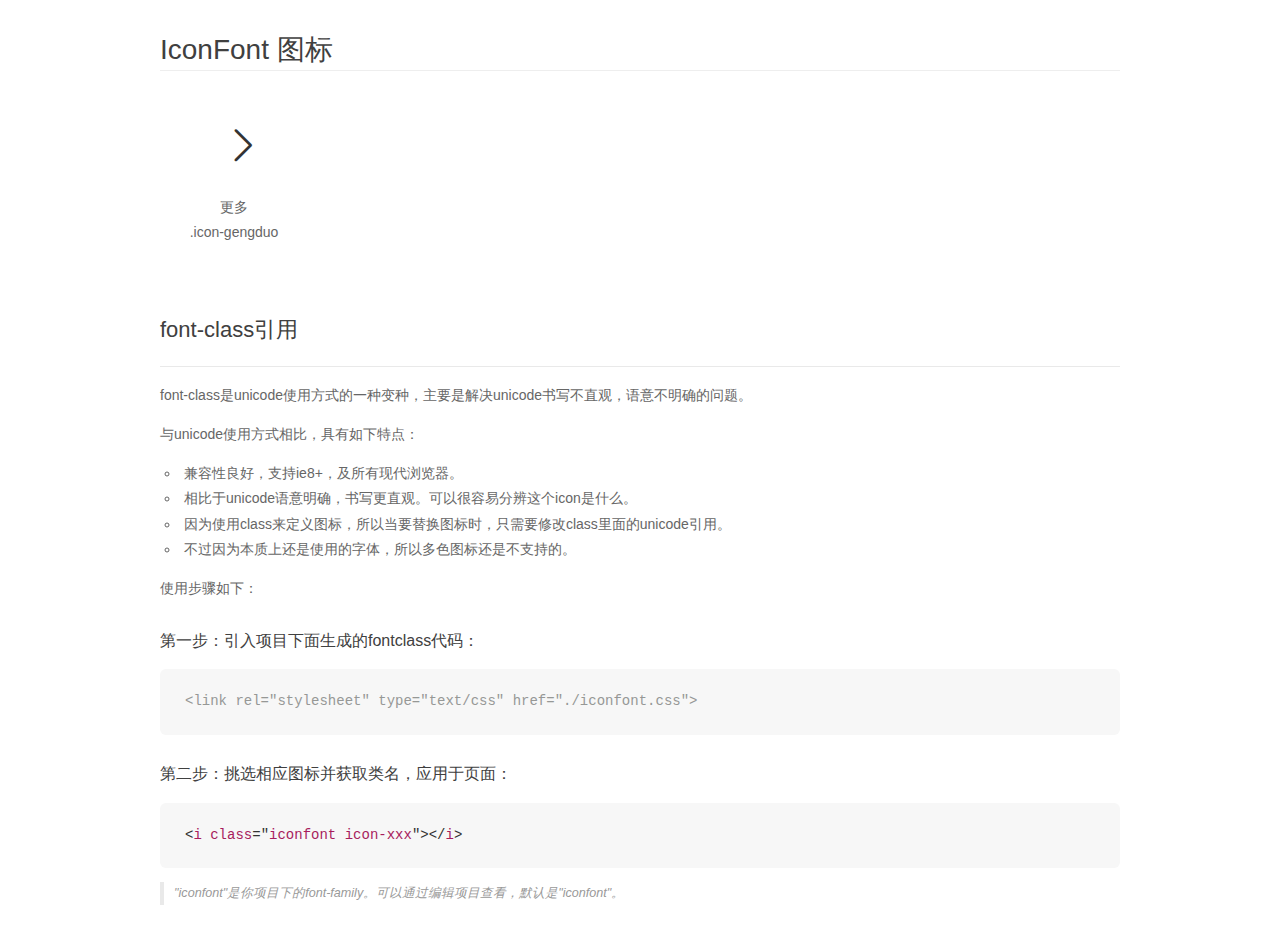
<file: font_949842_2ybt65mwjm7/demo_fontclass.html>
<!DOCTYPE html>
<html>
<head>
    <meta charset="utf-8"/>
    <title>IconFont</title>
    <link rel="stylesheet" href="demo.css">
    <link rel="stylesheet" href="iconfont.css">
</head>
<body>
    <div class="main markdown">
        <h1>IconFont 图标</h1>
        <ul class="icon_lists clear">
            
                <li>
                <i class="icon iconfont icon-gengduo"></i>
                    <div class="name">更多</div>
                    <div class="fontclass">.icon-gengduo</div>
                </li>
            
        </ul>

        <h2 id="font-class-">font-class引用</h2>
        <hr>

        <p>font-class是unicode使用方式的一种变种，主要是解决unicode书写不直观，语意不明确的问题。</p>
        <p>与unicode使用方式相比，具有如下特点：</p>
        <ul>
        <li>兼容性良好，支持ie8+，及所有现代浏览器。</li>
        <li>相比于unicode语意明确，书写更直观。可以很容易分辨这个icon是什么。</li>
        <li>因为使用class来定义图标，所以当要替换图标时，只需要修改class里面的unicode引用。</li>
        <li>不过因为本质上还是使用的字体，所以多色图标还是不支持的。</li>
        </ul>
        <p>使用步骤如下：</p>
        <h3 id="-fontclass-">第一步：引入项目下面生成的fontclass代码：</h3>


        <pre><code class="lang-js hljs javascript"><span class="hljs-comment">&lt;link rel="stylesheet" type="text/css" href="./iconfont.css"&gt;</span></code></pre>
        <h3 id="-">第二步：挑选相应图标并获取类名，应用于页面：</h3>
        <pre><code class="lang-css hljs">&lt;<span class="hljs-selector-tag">i</span> <span class="hljs-selector-tag">class</span>="<span class="hljs-selector-tag">iconfont</span> <span class="hljs-selector-tag">icon-xxx</span>"&gt;&lt;/<span class="hljs-selector-tag">i</span>&gt;</code></pre>
        <blockquote>
        <p>"iconfont"是你项目下的font-family。可以通过编辑项目查看，默认是"iconfont"。</p>
        </blockquote>
    </div>
</body>
</html>
</file>
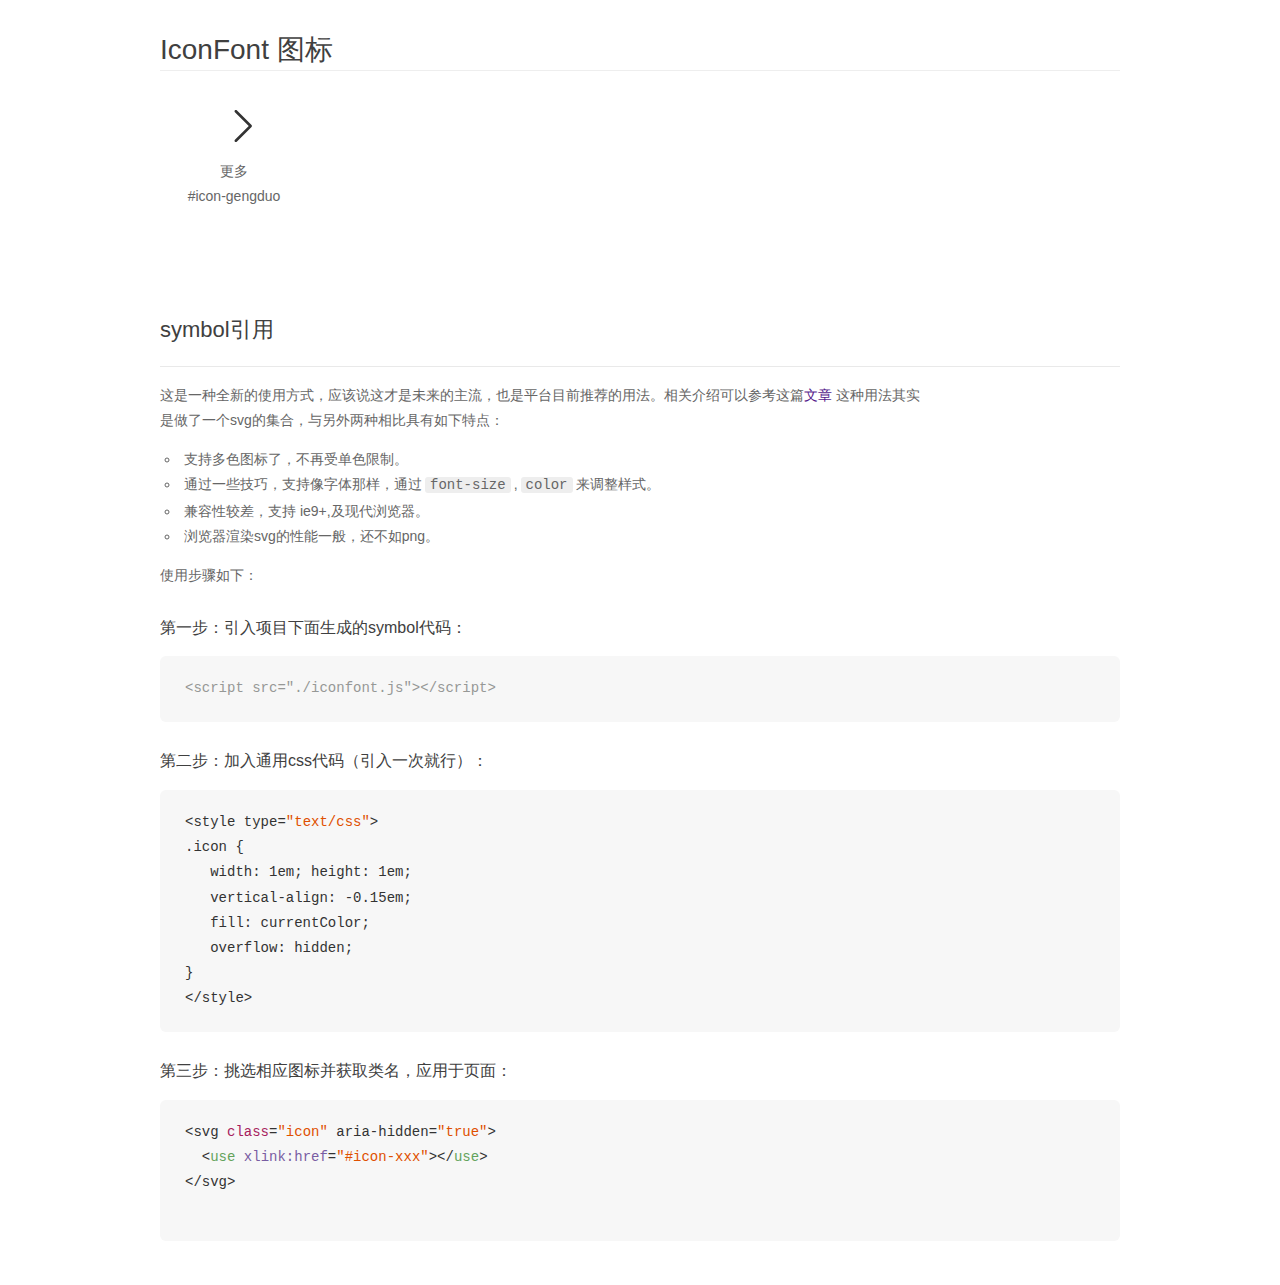
<file: font_949842_2ybt65mwjm7/demo_symbol.html>
<!DOCTYPE html>
<html>
<head>
    <meta charset="utf-8"/>
    <title>IconFont</title>
    <link rel="stylesheet" href="demo.css">
    <script src="iconfont.js"></script>

    <style type="text/css">
        .icon {
          /* 通过设置 font-size 来改变图标大小 */
          width: 1em; height: 1em;
          /* 图标和文字相邻时，垂直对齐 */
          vertical-align: -0.15em;
          /* 通过设置 color 来改变 SVG 的颜色/fill */
          fill: currentColor;
          /* path 和 stroke 溢出 viewBox 部分在 IE 下会显示
             normalize.css 中也包含这行 */
          overflow: hidden;
        }

    </style>
</head>
<body>
    <div class="main markdown">
        <h1>IconFont 图标</h1>
        <ul class="icon_lists clear">
            
                <li>
                    <svg class="icon" aria-hidden="true">
                        <use xlink:href="#icon-gengduo"></use>
                    </svg>
                    <div class="name">更多</div>
                    <div class="fontclass">#icon-gengduo</div>
                </li>
            
        </ul>


        <h2 id="symbol-">symbol引用</h2>
        <hr>

        <p>这是一种全新的使用方式，应该说这才是未来的主流，也是平台目前推荐的用法。相关介绍可以参考这篇<a href="">文章</a>
        这种用法其实是做了一个svg的集合，与另外两种相比具有如下特点：</p>
        <ul>
          <li>支持多色图标了，不再受单色限制。</li>
          <li>通过一些技巧，支持像字体那样，通过<code>font-size</code>,<code>color</code>来调整样式。</li>
          <li>兼容性较差，支持 ie9+,及现代浏览器。</li>
          <li>浏览器渲染svg的性能一般，还不如png。</li>
        </ul>
        <p>使用步骤如下：</p>
        <h3 id="-symbol-">第一步：引入项目下面生成的symbol代码：</h3>
        <pre><code class="lang-js hljs javascript"><span class="hljs-comment">&lt;script src="./iconfont.js"&gt;&lt;/script&gt;</span></code></pre>
        <h3 id="-css-">第二步：加入通用css代码（引入一次就行）：</h3>
        <pre><code class="lang-js hljs javascript">&lt;style type=<span class="hljs-string">"text/css"</span>&gt;
.icon {
   width: <span class="hljs-number">1</span>em; height: <span class="hljs-number">1</span>em;
   vertical-align: <span class="hljs-number">-0.15</span>em;
   fill: currentColor;
   overflow: hidden;
}
&lt;<span class="hljs-regexp">/style&gt;</span></code></pre>
        <h3 id="-">第三步：挑选相应图标并获取类名，应用于页面：</h3>
        <pre><code class="lang-js hljs javascript">&lt;svg <span class="hljs-class"><span class="hljs-keyword">class</span></span>=<span class="hljs-string">"icon"</span> aria-hidden=<span class="hljs-string">"true"</span>&gt;<span class="xml"><span class="hljs-tag">
  &lt;<span class="hljs-name">use</span> <span class="hljs-attr">xlink:href</span>=<span class="hljs-string">"#icon-xxx"</span>&gt;</span><span class="hljs-tag">&lt;/<span class="hljs-name">use</span>&gt;</span>
</span>&lt;<span class="hljs-regexp">/svg&gt;
        </span></code></pre>
    </div>
</body>
</html>
</file>
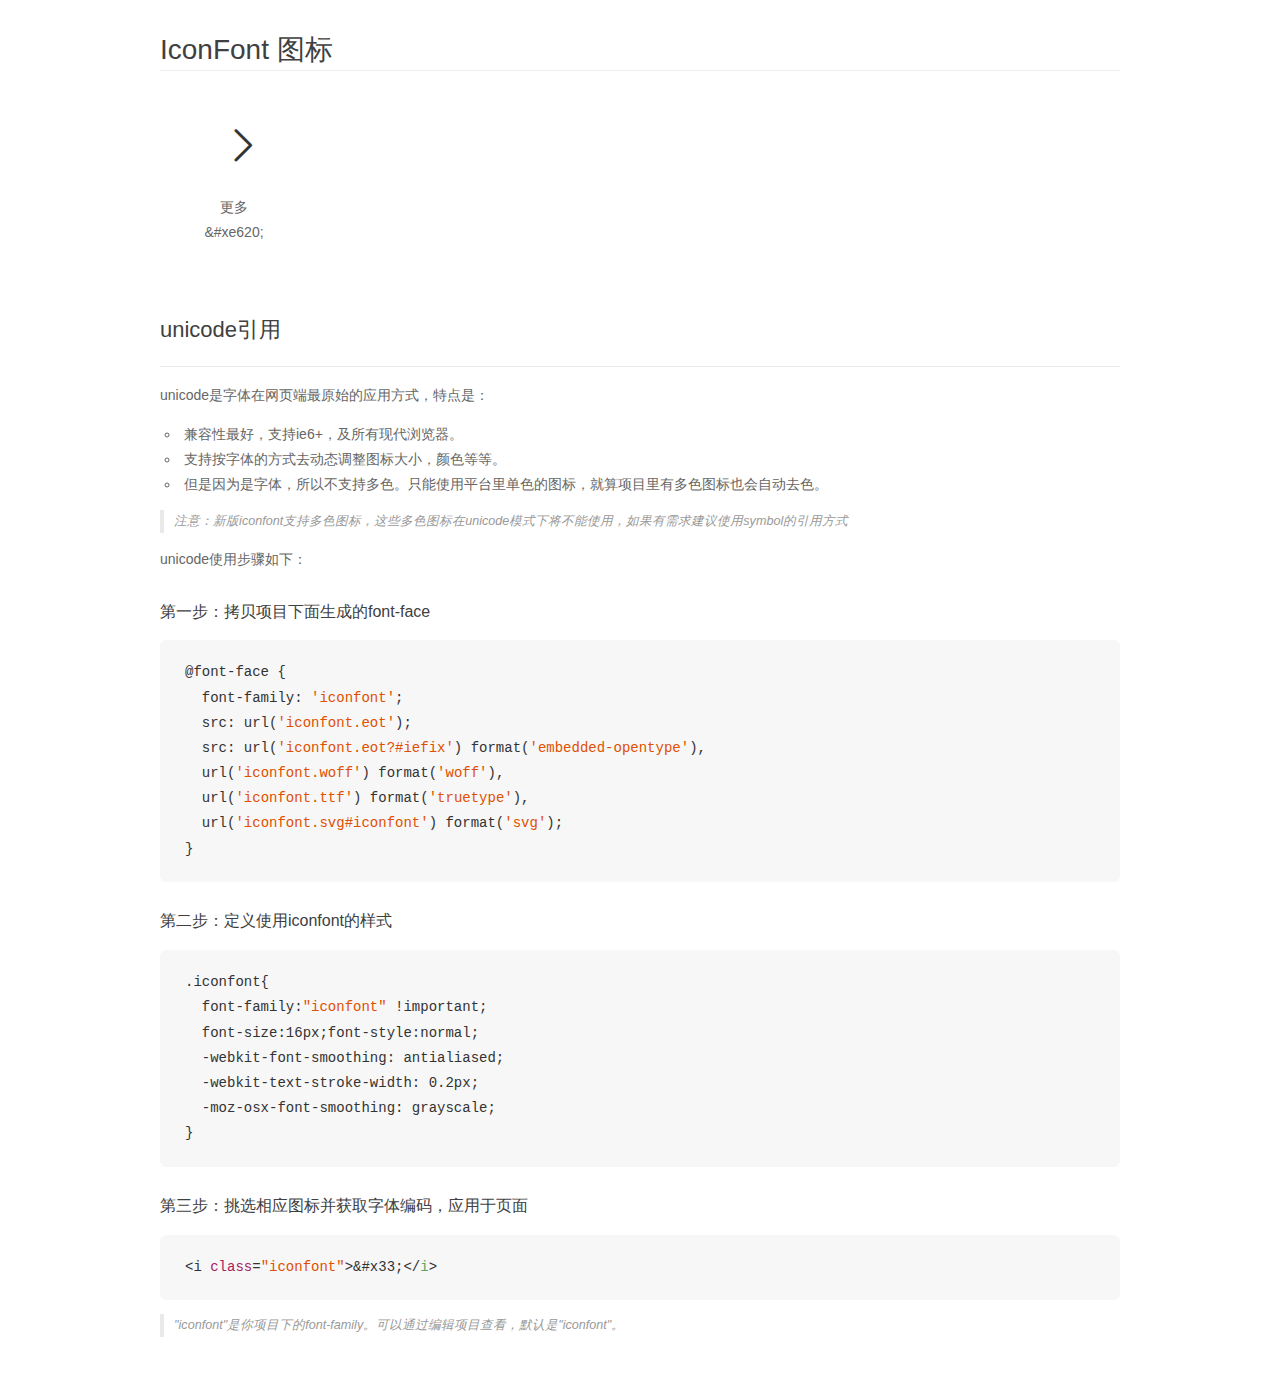
<file: font_949842_2ybt65mwjm7/demo_unicode.html>
<!DOCTYPE html>
<html>
<head>
    <meta charset="utf-8"/>
    <title>IconFont</title>
    <link rel="stylesheet" href="demo.css">

    <style type="text/css">

        @font-face {font-family: "iconfont";
          src: url('iconfont.eot'); /* IE9*/
          src: url('iconfont.eot#iefix') format('embedded-opentype'), /* IE6-IE8 */
          url('iconfont.woff') format('woff'), /* chrome, firefox */
          url('iconfont.ttf') format('truetype'), /* chrome, firefox, opera, Safari, Android, iOS 4.2+*/
          url('iconfont.svg#iconfont') format('svg'); /* iOS 4.1- */
        }

        .iconfont {
          font-family:"iconfont" !important;
          font-size:16px;
          font-style:normal;
          -webkit-font-smoothing: antialiased;
          -webkit-text-stroke-width: 0.2px;
          -moz-osx-font-smoothing: grayscale;
        }

    </style>
</head>
<body>
    <div class="main markdown">
        <h1>IconFont 图标</h1>
        <ul class="icon_lists clear">
            
                <li>
                <i class="icon iconfont">&#xe620;</i>
                    <div class="name">更多</div>
                    <div class="code">&amp;#xe620;</div>
                </li>
            
        </ul>
        <h2 id="unicode-">unicode引用</h2>
        <hr>

        <p>unicode是字体在网页端最原始的应用方式，特点是：</p>
        <ul>
        <li>兼容性最好，支持ie6+，及所有现代浏览器。</li>
        <li>支持按字体的方式去动态调整图标大小，颜色等等。</li>
        <li>但是因为是字体，所以不支持多色。只能使用平台里单色的图标，就算项目里有多色图标也会自动去色。</li>
        </ul>
        <blockquote>
        <p>注意：新版iconfont支持多色图标，这些多色图标在unicode模式下将不能使用，如果有需求建议使用symbol的引用方式</p>
        </blockquote>
        <p>unicode使用步骤如下：</p>
        <h3 id="-font-face">第一步：拷贝项目下面生成的font-face</h3>
        <pre><code class="lang-js hljs javascript">@font-face {
  font-family: <span class="hljs-string">'iconfont'</span>;
  src: url(<span class="hljs-string">'iconfont.eot'</span>);
  src: url(<span class="hljs-string">'iconfont.eot?#iefix'</span>) format(<span class="hljs-string">'embedded-opentype'</span>),
  url(<span class="hljs-string">'iconfont.woff'</span>) format(<span class="hljs-string">'woff'</span>),
  url(<span class="hljs-string">'iconfont.ttf'</span>) format(<span class="hljs-string">'truetype'</span>),
  url(<span class="hljs-string">'iconfont.svg#iconfont'</span>) format(<span class="hljs-string">'svg'</span>);
}
</code></pre>
        <h3 id="-iconfont-">第二步：定义使用iconfont的样式</h3>
        <pre><code class="lang-js hljs javascript">.iconfont{
  font-family:<span class="hljs-string">"iconfont"</span> !important;
  font-size:<span class="hljs-number">16</span>px;font-style:normal;
  -webkit-font-smoothing: antialiased;
  -webkit-text-stroke-width: <span class="hljs-number">0.2</span>px;
  -moz-osx-font-smoothing: grayscale;
}
</code></pre>
        <h3 id="-">第三步：挑选相应图标并获取字体编码，应用于页面</h3>
        <pre><code class="lang-js hljs javascript">&lt;i <span class="hljs-class"><span class="hljs-keyword">class</span></span>=<span class="hljs-string">"iconfont"</span>&gt;&amp;#x33;<span class="xml"><span class="hljs-tag">&lt;/<span class="hljs-name">i</span>&gt;</span></span></code></pre>

        <blockquote>
        <p>"iconfont"是你项目下的font-family。可以通过编辑项目查看，默认是"iconfont"。</p>
        </blockquote>
    </div>


</body>
</html>
</file>
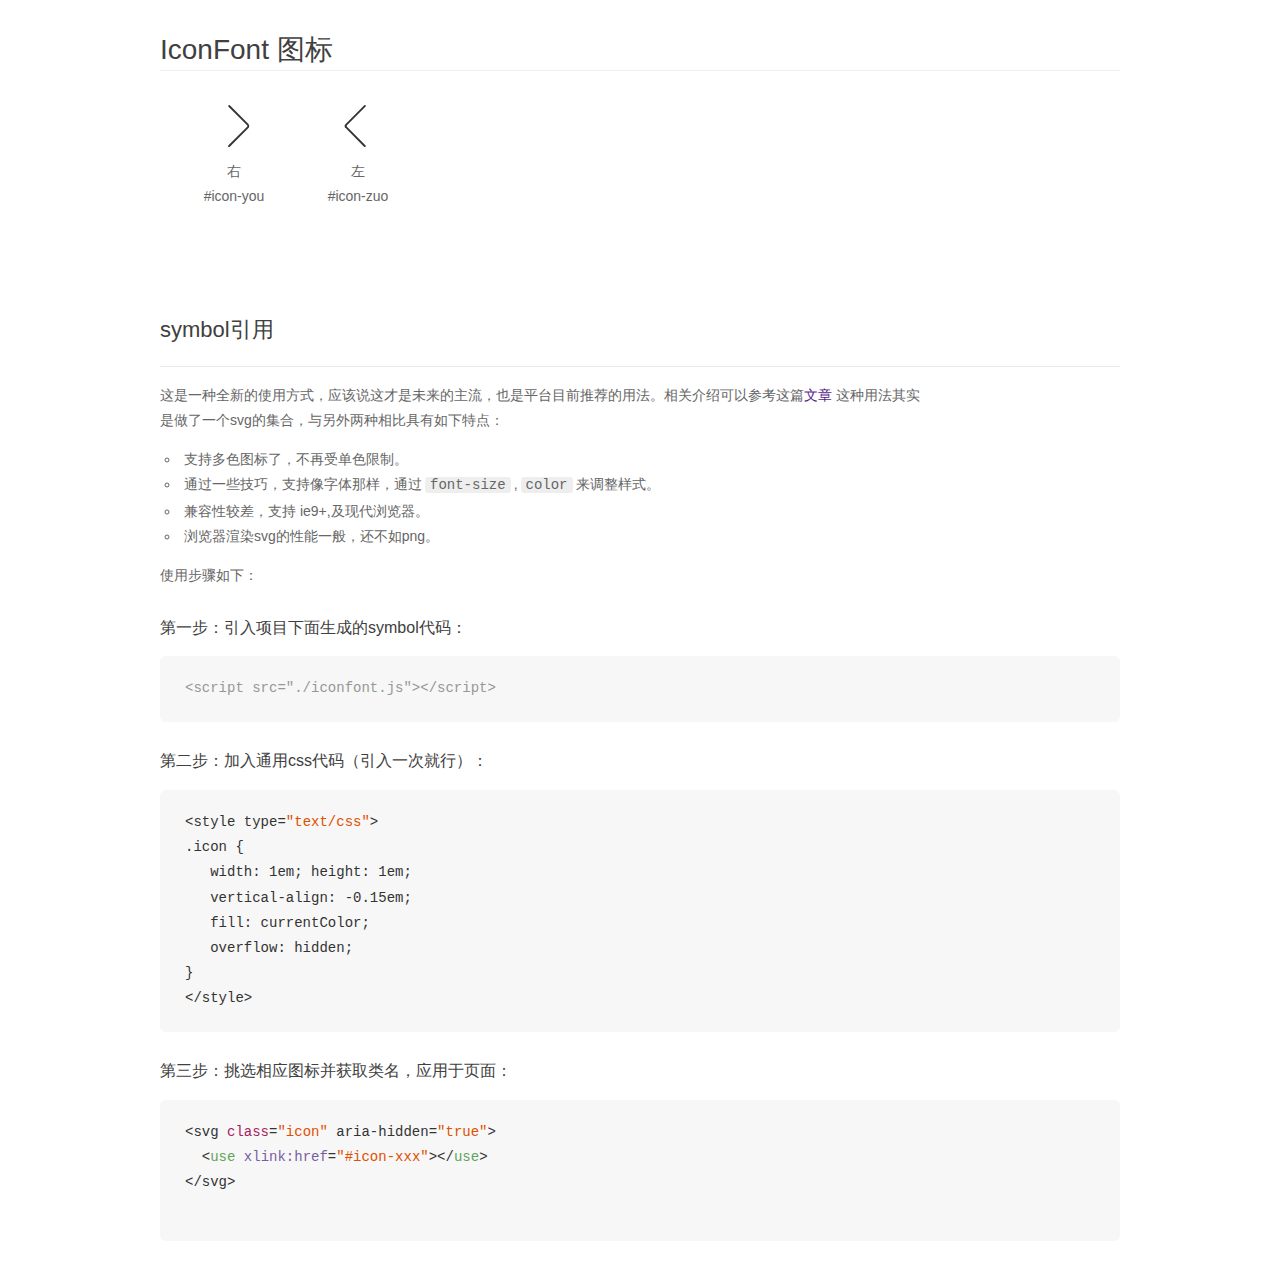
<file: font_949842_x5essitpa9g/demo_symbol.html>
<!DOCTYPE html>
<html>
<head>
    <meta charset="utf-8"/>
    <title>IconFont</title>
    <link rel="stylesheet" href="demo.css">
    <script src="iconfont.js"></script>

    <style type="text/css">
        .icon {
          /* 通过设置 font-size 来改变图标大小 */
          width: 1em; height: 1em;
          /* 图标和文字相邻时，垂直对齐 */
          vertical-align: -0.15em;
          /* 通过设置 color 来改变 SVG 的颜色/fill */
          fill: currentColor;
          /* path 和 stroke 溢出 viewBox 部分在 IE 下会显示
             normalize.css 中也包含这行 */
          overflow: hidden;
        }

    </style>
</head>
<body>
    <div class="main markdown">
        <h1>IconFont 图标</h1>
        <ul class="icon_lists clear">
            
                <li>
                    <svg class="icon" aria-hidden="true">
                        <use xlink:href="#icon-you"></use>
                    </svg>
                    <div class="name">右</div>
                    <div class="fontclass">#icon-you</div>
                </li>
            
                <li>
                    <svg class="icon" aria-hidden="true">
                        <use xlink:href="#icon-zuo"></use>
                    </svg>
                    <div class="name">左</div>
                    <div class="fontclass">#icon-zuo</div>
                </li>
            
        </ul>


        <h2 id="symbol-">symbol引用</h2>
        <hr>

        <p>这是一种全新的使用方式，应该说这才是未来的主流，也是平台目前推荐的用法。相关介绍可以参考这篇<a href="">文章</a>
        这种用法其实是做了一个svg的集合，与另外两种相比具有如下特点：</p>
        <ul>
          <li>支持多色图标了，不再受单色限制。</li>
          <li>通过一些技巧，支持像字体那样，通过<code>font-size</code>,<code>color</code>来调整样式。</li>
          <li>兼容性较差，支持 ie9+,及现代浏览器。</li>
          <li>浏览器渲染svg的性能一般，还不如png。</li>
        </ul>
        <p>使用步骤如下：</p>
        <h3 id="-symbol-">第一步：引入项目下面生成的symbol代码：</h3>
        <pre><code class="lang-js hljs javascript"><span class="hljs-comment">&lt;script src="./iconfont.js"&gt;&lt;/script&gt;</span></code></pre>
        <h3 id="-css-">第二步：加入通用css代码（引入一次就行）：</h3>
        <pre><code class="lang-js hljs javascript">&lt;style type=<span class="hljs-string">"text/css"</span>&gt;
.icon {
   width: <span class="hljs-number">1</span>em; height: <span class="hljs-number">1</span>em;
   vertical-align: <span class="hljs-number">-0.15</span>em;
   fill: currentColor;
   overflow: hidden;
}
&lt;<span class="hljs-regexp">/style&gt;</span></code></pre>
        <h3 id="-">第三步：挑选相应图标并获取类名，应用于页面：</h3>
        <pre><code class="lang-js hljs javascript">&lt;svg <span class="hljs-class"><span class="hljs-keyword">class</span></span>=<span class="hljs-string">"icon"</span> aria-hidden=<span class="hljs-string">"true"</span>&gt;<span class="xml"><span class="hljs-tag">
  &lt;<span class="hljs-name">use</span> <span class="hljs-attr">xlink:href</span>=<span class="hljs-string">"#icon-xxx"</span>&gt;</span><span class="hljs-tag">&lt;/<span class="hljs-name">use</span>&gt;</span>
</span>&lt;<span class="hljs-regexp">/svg&gt;
        </span></code></pre>
    </div>
</body>
</html>
</file>
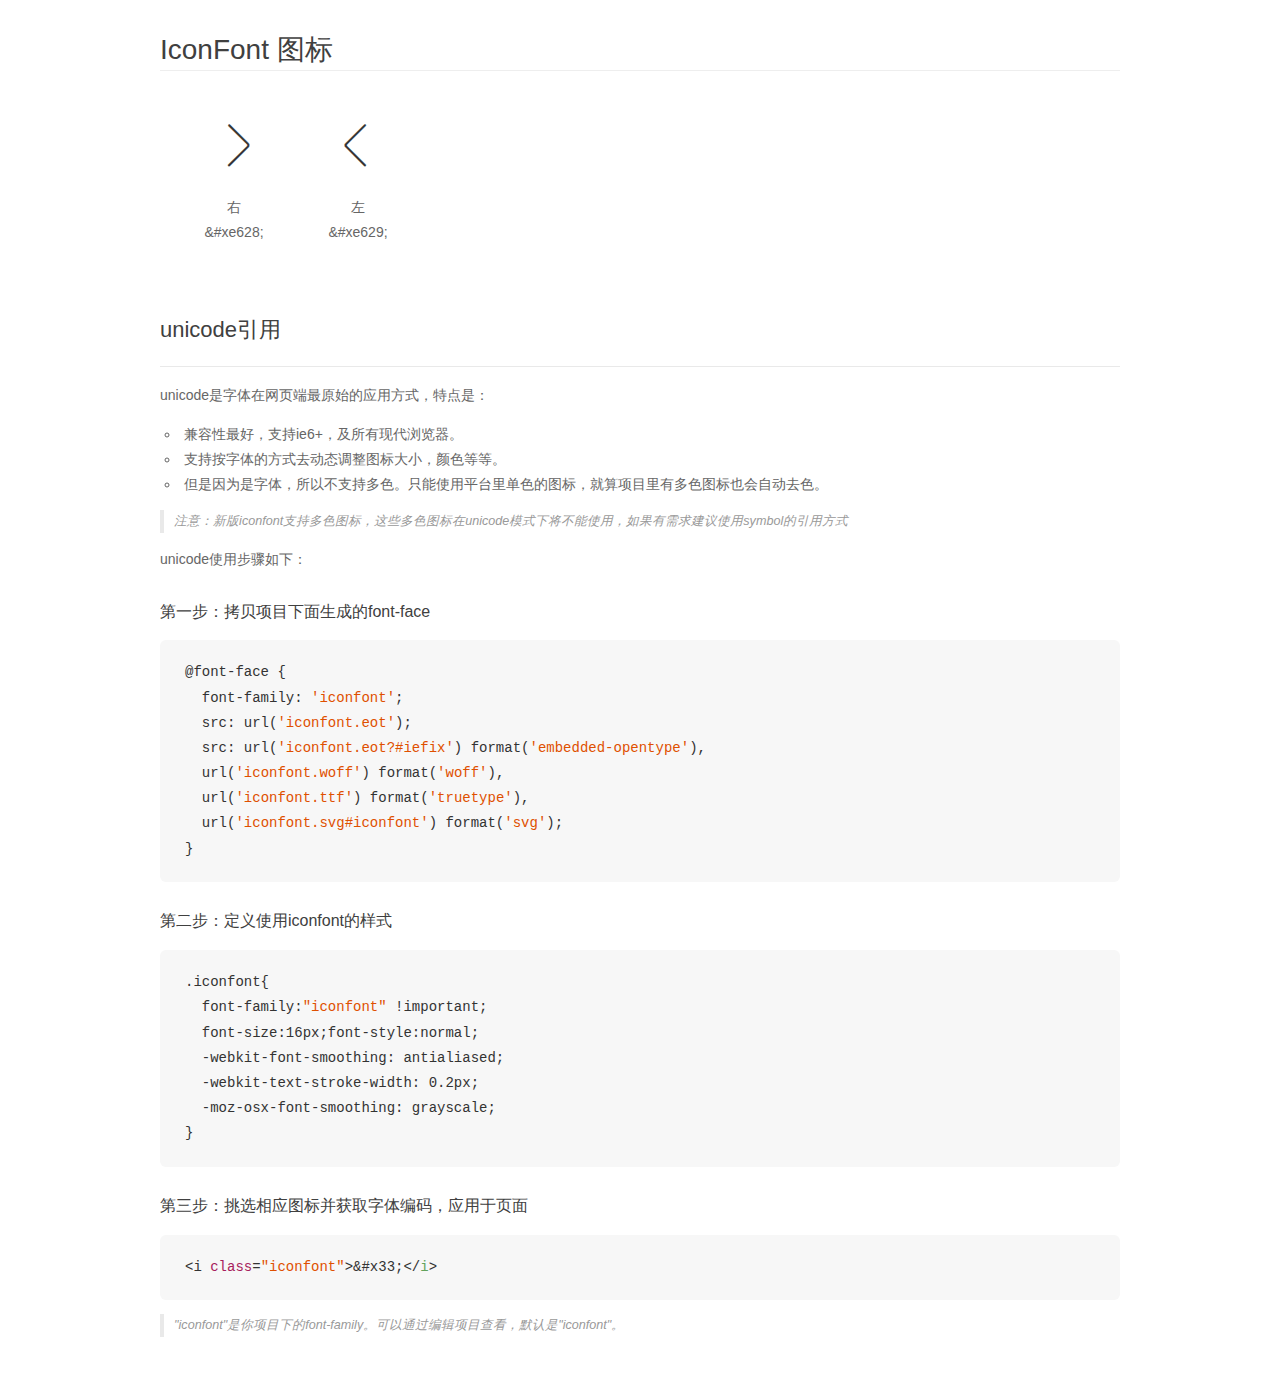
<file: font_949842_x5essitpa9g/demo_unicode.html>
<!DOCTYPE html>
<html>
<head>
    <meta charset="utf-8"/>
    <title>IconFont</title>
    <link rel="stylesheet" href="demo.css">

    <style type="text/css">

        @font-face {font-family: "iconfont";
          src: url('iconfont.eot'); /* IE9*/
          src: url('iconfont.eot#iefix') format('embedded-opentype'), /* IE6-IE8 */
          url('iconfont.woff') format('woff'), /* chrome, firefox */
          url('iconfont.ttf') format('truetype'), /* chrome, firefox, opera, Safari, Android, iOS 4.2+*/
          url('iconfont.svg#iconfont') format('svg'); /* iOS 4.1- */
        }

        .iconfont {
          font-family:"iconfont" !important;
          font-size:16px;
          font-style:normal;
          -webkit-font-smoothing: antialiased;
          -webkit-text-stroke-width: 0.2px;
          -moz-osx-font-smoothing: grayscale;
        }

    </style>
</head>
<body>
    <div class="main markdown">
        <h1>IconFont 图标</h1>
        <ul class="icon_lists clear">
            
                <li>
                <i class="icon iconfont">&#xe628;</i>
                    <div class="name">右</div>
                    <div class="code">&amp;#xe628;</div>
                </li>
            
                <li>
                <i class="icon iconfont">&#xe629;</i>
                    <div class="name">左</div>
                    <div class="code">&amp;#xe629;</div>
                </li>
            
        </ul>
        <h2 id="unicode-">unicode引用</h2>
        <hr>

        <p>unicode是字体在网页端最原始的应用方式，特点是：</p>
        <ul>
        <li>兼容性最好，支持ie6+，及所有现代浏览器。</li>
        <li>支持按字体的方式去动态调整图标大小，颜色等等。</li>
        <li>但是因为是字体，所以不支持多色。只能使用平台里单色的图标，就算项目里有多色图标也会自动去色。</li>
        </ul>
        <blockquote>
        <p>注意：新版iconfont支持多色图标，这些多色图标在unicode模式下将不能使用，如果有需求建议使用symbol的引用方式</p>
        </blockquote>
        <p>unicode使用步骤如下：</p>
        <h3 id="-font-face">第一步：拷贝项目下面生成的font-face</h3>
        <pre><code class="lang-js hljs javascript">@font-face {
  font-family: <span class="hljs-string">'iconfont'</span>;
  src: url(<span class="hljs-string">'iconfont.eot'</span>);
  src: url(<span class="hljs-string">'iconfont.eot?#iefix'</span>) format(<span class="hljs-string">'embedded-opentype'</span>),
  url(<span class="hljs-string">'iconfont.woff'</span>) format(<span class="hljs-string">'woff'</span>),
  url(<span class="hljs-string">'iconfont.ttf'</span>) format(<span class="hljs-string">'truetype'</span>),
  url(<span class="hljs-string">'iconfont.svg#iconfont'</span>) format(<span class="hljs-string">'svg'</span>);
}
</code></pre>
        <h3 id="-iconfont-">第二步：定义使用iconfont的样式</h3>
        <pre><code class="lang-js hljs javascript">.iconfont{
  font-family:<span class="hljs-string">"iconfont"</span> !important;
  font-size:<span class="hljs-number">16</span>px;font-style:normal;
  -webkit-font-smoothing: antialiased;
  -webkit-text-stroke-width: <span class="hljs-number">0.2</span>px;
  -moz-osx-font-smoothing: grayscale;
}
</code></pre>
        <h3 id="-">第三步：挑选相应图标并获取字体编码，应用于页面</h3>
        <pre><code class="lang-js hljs javascript">&lt;i <span class="hljs-class"><span class="hljs-keyword">class</span></span>=<span class="hljs-string">"iconfont"</span>&gt;&amp;#x33;<span class="xml"><span class="hljs-tag">&lt;/<span class="hljs-name">i</span>&gt;</span></span></code></pre>

        <blockquote>
        <p>"iconfont"是你项目下的font-family。可以通过编辑项目查看，默认是"iconfont"。</p>
        </blockquote>
    </div>


</body>
</html>
</file>
<file: css/iconfont.css>
@font-face {font-family: "iconfont";
  src: url('iconfont/iconfont.eot?t=1543918289313'); /* IE9*/
  src: url('iconfont/iconfont.eot?t=1543918289313#iefix') format('embedded-opentype'), /* IE6-IE8 */
  url('[data-uri]') format('woff'),
  url('iconfont/iconfont.ttf?t=1543918289313') format('truetype'), /* chrome, firefox, opera, Safari, Android, iOS 4.2+*/
  url('iconfont/iconfont.svg?t=1543918289313#iconfont') format('svg'); /* iOS 4.1- */
}

.iconfont {
  font-family:"iconfont" !important;
  font-size:16px;
  font-style:normal;
  -webkit-font-smoothing: antialiased;
  -moz-osx-font-smoothing: grayscale;
}

.icon-gengduo:before { content: "\e620"; }
</file>
<file: css/iconfont1.css>
@font-face {font-family: "iconfont";
  src: url('iconfont/iconfont.eot?t=1544015166754'); /* IE9*/
  src: url('iconfont/iconfont.eot?t=1544015166754#iefix') format('embedded-opentype'), /* IE6-IE8 */
  url('[data-uri]') format('woff'),
  url('iconfont/iconfont.ttf?t=1544015166754') format('truetype'), /* chrome, firefox, opera, Safari, Android, iOS 4.2+*/
  url('iconfont/iconfont.svg?t=1544015166754#iconfont') format('svg'); /* iOS 4.1- */
}

.iconfont {
  font-family:"iconfont" !important;
  font-size:16px;
  font-style:normal;
  -webkit-font-smoothing: antialiased;
  -moz-osx-font-smoothing: grayscale;
}

.icon-you:before { content: "\e628"; }

.icon-zuo:before { content: "\e629"; }
</file>
<file: css/index.css>
@charset "utf-8";
/*CSS Document*/
body,div,p,header,h1,h2,h3,h4,h5,h6,ol,ul,dl,dd,td,table,input,form,fieldset{
	margin:0;
	padding:0;
}

body{
	height:100%;
}
a{
	text-decoration: none;
}
img{
	border: 0;
	display: block;
}
a{
	display: flex;
}
li{
	list-style: none;
}




/*special*/
#special{
	background: white;
	width: 700px;
	padding:30px;
	box-sizing: border-box;
	z-index: 100;
	position: absolute;
	top:50px;
	left:50%;
	transform: translate(-50%);
	border: 1px solid #aaa;
	box-shadow: 0 0 20px rgba(0,0,0,.3);
	border-radius: 7px;
}
#special img{
	width: 600px;
	height: auto;
}
#special a{
	width:21px;
	height: 21px;
	color: black;
	position: absolute;
	top:10px;
	right: 10px;
	background: url(../img/btn_close_s.png) no-repeat 0 0;
}

/*header*/
header{
	width:100%;
	height: 70px;
	padding:0 120px;
	box-sizing: border-box;
	display:flex;
	align-items: center;
	position: relative;
}
header>a img{
	width: 130px;
	height: 21px;
}
.muchA{
	margin-left:24px;
	display: flex;
}
.muchA a{
	font-size:14px;
	color:#666666;
	padding:0 9px;
}
.muchA a:hover{
	color: #b5b5b5;
}
header input{
	position: absolute;
	right:120px;
	top:19px;
	padding-left: 40px;
	z-index: 1001;
	width: 5px;
	height: 30px;
	background: url(../img/icon_search_b.png) no-repeat 10px center rgba(0,0,0,.05);
	background-size: 16px 17px;
	background-color:#fff; 
	color: #000;
	border: none;
	border-radius: 20px;
	cursor: pointer; 
	transition:all .3s;
}
header input:focus{
	width: 240px;
	cursor: text;
	outline:none;
	background-color:#eee; 
}


/*big_box*/
.big_box{
	width: 100%;
	padding:0 120px;
	box-sizing: border-box;
}


/*Xmas*/
.Xmas{
	width:100%;
	overflow: hidden;
	position: relative;
}
.Xmin{
	width: 100%;
	display: flex;
}
.Xmin li a img{
	width: 100%;
	height: 576px;
}
.mas_1{
	width: 37px;
	height: 110px;
	position: absolute;
	top:50%;
	left: 15px;
	transform:translateY(-50%);
	display: flex;
	justify-content: center;
	align-items: center;
	background: rgba(255,255,255,.4);
	opacity: 0;
}
.Xmas .mas_1:nth-child(3){
	position: absolute;
	right: 15px;
	left:auto;
}
.mas_1 .iconfont{
	font-size:26px;
	color: #ccc;
	font-weight: 900;
}
.Xmas:hover .mas_1{
	opacity: 1;
	transition: all .8s;
}
.Xmas .dots{
	position: absolute;
	left: 50%;
	bottom:0px;
	transform:translateX(-50%);
}
.Xmas .dots li{ 
	display: inline-block; 
	width: 8px; 
	height: 8px; 
	margin: 0 6px; 
	text-indent: -9999px; 
	background: #ddd;
	border-radius: 50%; 
	cursor: pointer; 
	opacity: .4; 
	transition: background .5s, opacity .5s; 
}
.Xmas .dots li.active{
	background: #585858;
	opacity: 1;
}

/*fourA*/
.fourA{
	width:100%;
	margin:20px 0 26px;
}
.fourA_up{
	width: 100%;
	height: 100%;
	display: flex;
	justify-content: space-between;
}
.fourA_up a{
	width: 240px;
	height: 150px;
	position: relative;
}
.fourA_up a img{
	width: 100%;
	height: 100%;
}
.fourA_up a span{
	position: absolute;
	left:9px;
	bottom: 15px;
	font-size: 16px;
	color:white;
	font-weight: 900;
}
.more{
	justify-content: flex-end;
	align-items: center;
	font-size:14px;
	line-height: 50px;
	color:#666666;
}
.more i{
	font-size:12px;
	margin-left:8px;
}


/*product*/
.product{
	width:100%;
	margin-bottom: 55px;
}
.product_up{
	width: 100%;
	display: flex;
	justify-content: space-between;
	align-items: center;
}
.up_h6{
	font-size:18px;
	color: #333333;
	line-height: 1;
}
.product_up .more{
	line-height: 14px;
}
.shopping_1{
	width: 100%;
	padding:15px 0;
	display: flex;
	align-items: center;
	justify-content: space-between;
	flex-wrap: wrap;
	border-bottom: 1px solid #eeeeee;
}
.shopping_1 a{
	width: 152px;
	height: 60px;
	align-items: center;
}
.shopping_1 a img{
	padding: 0 8px;
	width: 42px;
	height: 42px;
}
.shopping_1 a span{
	font-size: 12px;
	color: #666666;
}
.last_a{
	margin-top:5px;
}


/*product*/
.shopping_2{
	width: 100%;
	padding-top:15px;
	display: flex;
	justify-content: space-between;
}
.shopping_2 a{
	flex-direction: column;
}
.shopping_2 a img{
	width: 124px;
	height: 124px;
	padding:15px;
}
.shopping_2 a span{
	font-size: 12px;
	color: #666666;
	line-height: 22px;
}

/*product*/
.shopping_3{
	display: flex;
	justify-content: space-between;
	padding-top:15px; 
}
.shopping_3 a{
	width: 327px;
	height: 204px;
	position: relative;
}
.shopping_3 a img{
	width: 100%;
	height: 100%;
}
.shopping_3 a span{
	position: absolute;
	left:10px;
	bottom: 15px;
	font-size: 16px;
	color:white;
	font-weight: 900;
	text-shadow: 1px 1px 3px rgba(0,0,0,.5);
}
.shopping_3 a p{
	position: absolute;
	left:10px;
	top: 10px;
	font-size: 12px;
	color:white;
	line-height: 24px;
	width: 30px;
	text-align: center;
	background:black;
}


/*product*/
.up_h7{
	font-size: 15px;
	margin-bottom: 11px;
}
.three_p{
	padding-bottom: 4px;
}
.three_p p{
	font-size: 10px;
	color:#999999;
	line-height: 22px;
}
.three_p a{
	font-size: 16px;
	color:#666666;
	line-height: 30px;
}
.three_p3{
	padding-bottom: 8px;
}


/*sina*/
.sina{
	background: #ebebeb;
	width:100%;
	height: 55px;
	padding:15px 120px;
	box-sizing: border-box;
}
.sina a{
	margin-right: 10px;
	float:left;
}
.sina a img{
	width: auto;
	height: 25px;
}
.sina a:last-child{
	margin-right: 0;
	float:right;
}


/*footer*/
footer{
	background: #000;
	width:100%;
	padding:0 120px;
	box-sizing: border-box;
}
.list{
	width: 100%;
	height: 62px;
	border-bottom: 1px solid #888888;
}
.list a{
	font-size: 12px;
	color:#e7e7e7;
	line-height: 62px;
	margin-right:20px;
	float:left;
}
.list a img{
	width: 18px;
	height: 12px;
	margin-top: 26px;
	margin-right: 8px;
}
.list:nth-child(5){
	border:0;
}
footer ul{
	display: flex;
	align-items: center;
}
footer li{
	font-size:12px;
	color:#888;
	line-height: 32px;
	padding-right: 40px;
}
footer li a{
	color:#ccc;
	align-items: center;
}
footer ul a img{
	width: 27px;
	height: 19px;
}
footer ul:last-child{
	padding-bottom:10px;
}
footer ul:last-child li{
	padding-left: 20px;
	padding-right: 18px;

}
</file>
<file: css/store.css>
@charset "utf-8";
/*CSS Document*/
body,div,p,header,h1,h2,h3,h4,h5,h6,ol,ul,dl,dd,td,table,input,form,fieldset{
	margin:0;
	padding:0;
}
html,body{
	height: 100%;
}
body{
	width:1000px;
	margin:0 auto;
	overflow: hidden;
	display: flex;
	flex-direction: column;
}
a{
	text-decoration: none;
}
img{
	border: 0;
	display: block;
}
a{
	display: flex;
}
li{
	list-style: none;
}




/*header*/
header{
	width:1000px;
	height: 70px;
	display:flex;
	align-items: center;
	position: relative;
}
header>a img{
	width: 123px;
	height: 21px;
	padding-left:15px;
}
.muchA{
	margin-left:24px;
	display: flex;
}
.muchA a{
	font-size:14px;
	color:#666666;
	padding:0 9px;
}
.muchA a:hover{
	color: #b5b5b5;
}


/*bigTop*/
.bigTop{
	width: 1000px;
	height: 44px;
	background: #f9f9f9;
	border-bottom:1px solid #b2b2b2;
	display: flex;
	align-items: center;
	justify-content: flex-end;
}
.bigTop a:nth-child(5),.bigTop a:nth-child(6){
    margin: 0 15px;
    font-size: 10px;
    line-height: 22px;
    color: #7f0019;
    position: relative;
}
.bigTop a:nth-child(5){
    margin-right: 5px;
    position: relative;
    line-height: 44px;
}
.bigTop a:nth-child(5) div{
	width: 134px;
	height: 153px;
	display: flex;
	flex-direction: column;
	align-items: center;
	background: white;
	position: absolute;
	top: 44px;
	left:-23px;
	z-index: 1;
	border:1px solid #c6c6c6;
	display: none;
}
.bigTop a:nth-child(5) div img{
	width: 114px;
	height: auto;
	padding:0;
	padding-top:9px;

}
.bigTop a:nth-child(5) div p{
	font-size: 12px;
	color: #000;
	line-height: 24px;
}
.bigTop a:nth-child(5) .zhuan{
	width: 11px;
	height: 11px;
	left:50%;
	top:38px;
	border-bottom: 0;
	border-right: 0; 
	transform: translateX(-50%);
	background: #fff;
	transform: rotateZ(45deg);
	z-index: 2;
}
.bigTop a:nth-child(6){
	padding: 0 6px;
    border: 1px solid #7f0019;
    border-radius: 12px;
}
.bigTop a img{
	width: 26px;
	height: 26px;
	padding:10px;
}


.include{
	width: 1000px;
	overflow:hidden;
	height: 100%;
	flex:1;
	position: relative;
}



/*bigBox*/
.bigBox{
	width: 1000px;
	overflow: auto;
	height: 100%;
	z-index: 20;
}



/*Xmas*/
.Xmas{
	width:100%;
	overflow: hidden;
	position: relative;
}
.Xmin{
	width: 100%;
	display: flex;
}
.Xmin li a img{
	width: 100%;
	height:500px;
}
.mas_1{
	width: 37px;
	height: 110px;
	position: absolute;
	top:50%;
	left: 15px;
	transform:translateY(-50%);
	display: flex;
	justify-content: center;
	align-items: center;
	background: rgba(255,255,255,.4);
	opacity: 0;
}
.Xmas .mas_1:nth-child(3){
	position: absolute;
	right: 15px;
	left:auto;
}
.mas_1 .iconfont{
	font-size:26px;
	color: #ccc;
	font-weight: 900;
}
.Xmas:hover .mas_1{
	opacity: 1;
	transition: all .8s;
}
.Xmas .dots{
	position: absolute;
	left: 50%;
	bottom:0px;
	transform:translateX(-50%);
}
.Xmas .dots li{ 
	display: inline-block; 
	width: 8px; 
	height: 8px; 
	margin: 0 6px; 
	text-indent: -9999px; 
	background: #ddd;
	border-radius: 50%; 
	cursor: pointer; 
	opacity: .4; 
	transition: background .5s, opacity .5s; 
}
.Xmas .dots li.active{
	background: #585858;
	opacity: 1;
}


/*product*/
.product{
	padding:25px 15px 23px 15px;
	background: white;
}

.product_1{
	display: flex;
	justify-content: space-between;
	align-items: center;
}
.product_1 p{
	font-size: 16px;
	color: #000;
	line-height: 22px;
	letter-spacing: 2.4px;
	font-weight: 900;
}
.product_1 a{
	font-size: 14px;
	color: #60b3fa;
	line-height: 20px;
}
.product_2{
	padding-top:10px; 
	display: flex;
	justify-content: space-between;
}
.pro_2a{
	width: 37px;
	height: 110px;
	background-color: #f2f2f2;
	display: flex;
	align-items: center;
	justify-content: center;
}
.pro_2a img{
	width: 26px;
	height: 26px;
}
.pro_2a:first-child{
	margin-right:2.5px;
}
.pro_2a:last-child{
	margin-left:2.5px;
}
.pro_2s{
	flex:1;
	overflow: hidden;
	position: relative;
}
.pro_2s a{
	width: 110px;
	margin:0 2.5px;
	flex-direction: column;
}
.pro_other{
	position: absolute;
	left: 0;
	top: 0;
	display: flex;
}
.pro_other a img{
	width: 110px;
	height: 110px;
}
.pro_other a p{
	font-size: 12px;
    color: #030303;
    line-height: 17px;
    margin-top: 6px;
    white-space: nowrap;
    overflow: hidden;
    text-overflow: ellipsis;
}
.pro_other a h5{
    font-size: 15px;
    line-height: 21px;
    color: #000;
}
.pro_other a .beiXin{
    color: #8b1a27;
}
.pro_other a .beiXin span{
    color: #999;
    text-decoration: line-through;
    margin-left:3px;
}


/*grey_clothes*/
.grey_clothes{
	background: #f2f2f2;
	padding: 10px 15px 5px 15px;
}

/*clothes*/
.clothes{
	padding-top:15px;
}

.much_clothes{
	padding: 10px 0;
	display: flex;
	flex-wrap: wrap;
}
.much_clothes a{
	display: flex;
	align-items: center;
	width: 172.5px;
	height: 30px;
	padding: 7px;
	margin-right: 5px;
	background: white;
}
.much_clothes a:nth-child(5n){
	margin-right: 0;
}
.much_clothes a:nth-child(n+6){
	margin-top: 5px;
}
.much_clothes a img{
	width: 30px;
	height: 30px;
}
.much_clothes a p{
	font-size: 12px;
	color: #030303;
	flex:1;
	text-align: center;
}



/*foods*/
.foods{
	padding: 10px 15px 5px 15px;
	background: white;
}
.shangPin{
	padding:10px 0;
	display: flex;
	flex-wrap: wrap;
	justify-content: space-between;
}
.shangPin a{
	width: 187px;
	display: flex;
	flex-direction: column;
	margin-bottom:24px;
}
.shangPin a img{
	width: 100%;
	height: auto;
	margin-bottom: 9px;
}
.shangPin a p{
	font-size: 13px;
	color: #030303;
	line-height: 18px;
}
.shangPin a h6{
	font-size: 15px;
	color: #000;
	line-height:21px;
}

/*footer*/
footer{
	height: 37px;
	background: #f2f2f2;
	font-size: 12px;
	color: #ccc;
	line-height: 37px;
	text-align: center;
}





/*cover*/
.cover,.cover_fen,.cover_log,.cover_zhu,.cover_ce{
	background: #f2f2f2;
	width: 1000px;
	height: 100%;
	margin:0 auto;
	display: flex;
	flex-direction: column;
	position: absolute;
	top:0px;
	z-index: -1;
}
/*smallBox_up*/
.smallBox_up{
	background: #f9f9f9;
	display: flex;
	align-items: center;
	border-bottom:1px solid #b2b2b2;
}
.smallBox_up img{
	width: 21px;
	height: 21px;
	padding: 10px;
	cursor: pointer;
}
.smallBox_up input{
	flex:1;
	padding-left:12px;
	margin-left:8px;
	margin-right:8px;
    background: #f2f2f2;
    font-size: 14px;
    color: #585858;
    line-height: 28px;
    border: 0;
    outline:0;
}
/*smallBox_down*/
.hot{
	margin-top: 20px;
}
.hot:first-child{
	margin-top: 20px;
}
.hot_up{
	padding:0 15px;
	display: flex;
	justify-content: space-between;
}
.hot_up p{
    font-size: 16px;
    line-height: 22px;
    color: #000;
    letter-spacing: 2.4px;
    font-weight: 800;
}
.hot_up a{
    font-size: 14px;
    line-height: 20px;
    color: #60b3fa;
}
.hot_down {
	padding-left: 5px;
	padding-top: 10px;
	display: flex;
	flex-wrap: wrap;
}
.hot_down a{
    font-size: 12px;
    color: #030303;
    line-height: 18px;
    padding: 7px 26px;
    margin-bottom: 10px;
    margin-left: 10px;
    background: #fff;
    border-radius: 16px;
}


/*cover_fen*/
.cover_fen .smallBox_up{
	justify-content: space-between;
}
.cover_fen .smallBox_up p{
    font-size: 18px;
    color: #000;
    font-weight: 900;
}
.cover_fen .much_clothes a{
	margin-right: 7.5px;
}


/*cover_log*/
.cover_log{
	z-index: 0;
	top:100%;
	background: #fff;
	transition: all .6s;
}
.cover_log .smallBox_up{
	background: transparent;
	border:0;
}
.log_down{
	flex-grow:1;
	padding:15px 15px 0;
	box-sizing: border-box;
	position: relative;
}
.log_down h4{
	font-size: 20px;
	color: #000;
	padding: 39px 21px 0;
	line-height: 28px;
}
.log_down input{
	width: 100%;
    padding: 11px 21px;
    margin-top: 20px;
    box-sizing: border-box;
    background-color: #f2f2f2;
    font-size: 16px;
    line-height: 22px;
    color: #000;
    border-radius: 22px;
    border: 0;
    outline: 0;
}
.log_down div:nth-child(3),.log_down div:nth-child(4){
	position: relative;
}
.log_down div:nth-child(3) img{
	position: absolute;
	right: 21px;
	top:36px;
	cursor: pointer;
}
.log_down div:nth-child(4) input,.mi_down form div:nth-child(3) input{
    background: #7f0019;
    color: #fff;
    font-weight: 700;
    cursor: pointer;
}
.log_down div:nth-child(4) div{
	width: 100%;
	height: 44px;
	border-radius: 22px;
	position: absolute;
	top:20px;
	left: 0;
	background: rgba(255,255,255,.4);
}

.a_blue{
	width: 100%;
	box-sizing: border-box;
	padding:21px;
	display: flex;
	justify-content: space-between;
	align-items: center;
}
.log_down>a,.a_blue a{
    font-size: 13px;
    color: #60b3fa;
    line-height: 18px;
}
.log_down>a{
	margin-top:150px;
	padding:24px 43px;
	position: absolute;
	left:50%;
	transform: translateX(-50%);
}

/*cover_zhu*/

.cover_zhu{
	z-index: 20;
	left:100%;
	background: #fff;
	transition: all .6s;
}
.cover_zhu .smallBox_up{
	background: transparent;
	border:0;
}
.cover_zhu .smallBox_up h5{
	font-size: 18px;
	line-height: 44px;
	position: absolute;
	left:50%;
	transform: translateX(-50%);
}
.commit{
	height: 100%;
	padding: 32px 24px 0;
	box-sizing: border-box;
	overflow: auto;
}
.commit p,.commit ul{
	margin: 21px 0;
    font-size: 13px;
    color: rgb(102, 102, 102);
    line-height: 21px;
}
.commit p:first-child{
	margin:0;
    font-weight: 900;
}
.commit p:first-child span{
	font-weight: 100;
}
.commit ul{
	margin: 0;
}
.commit li{
	background: url(../img/25.jpg) no-repeat 4px 10px;
	padding-left: 20px;
}
.commit .dian_6{
	font-weight: 600;
}
.cover_zhu>div:last-child{
	padding: 15px;
	position: relative;
}
.cover_zhu input,.jiao_2{
	width: 100%;
	height: 44px;
	box-sizing: border-box;
    background: #7f0019;
    font-size: 16px;
    color: #fff;
    font-weight: 700;
    line-height: 22px;
    outline: 0;
    border-radius: 22px;
    cursor: pointer;
    border: 0;
}
.jiao_2{
	width: 100%;
	height: 44px;
	position: absolute;
	top:15px;
	left: 15px;
	background: rgba(255,255,255,.4);
	display: flex;
	justify-content: center;
	align-items: center;
}


/*cover_ce*/
.cover_ce,.cover_mi,.cover_all{
	z-index: 20;
	top:0;
	left:100%;
}
.cover_ce div:nth-child(3) p{
	position: absolute;
	top:20px;
	right:21px;
	font-size: 12px;
	color: #7f0019;
	line-height: 44px;
	cursor: pointer;
}
.black{
	font-size: 14px;
	color: #fff;
	line-height: 24px;
	width: 200px;
	height: 44px;
	padding:19px 0;
	background: rgba(0,0,0,.4);
	border-radius: 12px;
	position: absolute;
	top:36%;
	left:50%;
	transform: translateX(-50%);
	text-align: center;
	display: none;
}

/*cover_mi*/{

}

/*cover_all*/
.cover_all{
	width: 100%;
	height: 100%;
	background: #fff;
	position: absolute;
}
.cover_all .dui{
	width: 100%;
	height: 76%;
	display: flex;
	flex-direction: column;
	align-items: center;
	justify-content: center;
}
.dui p{
	font-size: 12px;
	line-height: 24px;
	color: #000;
}
.dui img{
	width: 35px;
	height: 28px;
	padding-bottom: 21px;
}
.cover_all input{
	width: 100%;
	height: 44px;
	border:1px solid #7f0019;
	outline: 0;
	border-radius: 22px;
	font-size: 16px;
	color: #7f0019;
	line-height: 44px;
	background: #fff;
	cursor: pointer;
}

/*category*/
.category,.goods{
	width: 1000px;
	height: 100%;
	overflow: hidden;
	position: absolute;
	top:0;
	left:0;
	display: flex;
	flex-direction: column;
	background: white;
	z-index: -1;
}
.category .bigTop,.goods .bigTop{
	width: 100%;
	border: 0;
}
.nav{
	display: flex;
	height: 44px;
	width: 100%;
	border-bottom: 1px solid #ddd;
	
}
.nav a{
	padding:0 15px;
	font-size: 16px;
	color: #ddd;
	line-height: 44px;
}
.nav a:first-child{
	color: black;
}
.nav2{
	justify-content: center;
	height: 40px;
}
.nav2 a{
	font-size: 14px;
	line-height: 40px;
}
.cate{
	flex:1;
	overflow: auto;
}
.cate_a{
	padding:30px 12.5px;
	box-sizing: border-box;
	background: white;
	display: flex;
	flex-wrap: wrap;
}
.cate_a a{
	width: 19.4%;
	flex-direction: column;
	margin:0 2.5px 20px;
}
.cate_a a img{
	width: 100%;
	height: auto;
}
.cate_a a p{
    font-size: 13px;
    color: #030303;
    line-height: 18px;
    margin-top: 9px;
}
.cate_a a h5{
    font-size: 15px;
    line-height: 21px;
	color:#8b1a27;
    margin-top: 5px;
}
.cate_a a h5 span{
	margin-left: 3px;
    color: #999;
    text-decoration: line-through;
}

/*cate_p*/
.cate_p p{
    padding-top: 10px;
    padding-bottom: 10px;
    font-size: 12px;
    line-height: 17px;
    color: #999;
    text-align: center;
    background: #f2f2f2;
}

/*footer_g*/
.footer_g{
	width: 100%;
	height: 74px;
	padding:15px;
	box-sizing: border-box;
	background: white;
	display: flex;
	align-items: center;
}
.footer_g input{
	width: 453px;
	height: 44px;
	margin-left: 10px;
	border: 0;
	outline: 0;
    background: #7f0019;
    font-size: 16px;
    color: #fff;
    font-weight: 700;
    line-height: 22px;
    border-radius: 22px;
    cursor: pointer;
}

/*footer_left*/
.footer_left{
	width: 44px;
	height: 44px;
	display: flex;
	flex-direction: column;
	align-items: center;
}
.footer_left img{
	width: 24px;
	height: 28px;
}
.footer_left p{
    font-size: 10px;
    color: #000;
    line-height: 14px;
}



/*detail*/
.detail{
	width: 100%;
	flex:1;
	background: #f2f2f2;
	overflow: auto;
}

/*detail_up*/
.detail_up{
	width: 100%;
	display: flex;
	justify-content: center;
	align-items: center;
	background: #fff;
	position: relative;
}
.up_lunbo{
	width: 414px;
	height: 414px;
	margin:0 22px;
	overflow: hidden;
	position: relative;
}
.up_lunbo ul{
	display: flex;
}
.up_lunbo img{
	width: 414px;
	height: 414px;
}
.up_lunbo .dots { 
	position: absolute; 
	left: 50%; 
	transform: translateX(-50%);
	bottom: 5px;
}
.up_lunbo .dots li 
	{ 
		display: inline-block; 
		width: 8px; 
		height: 8px; 
		margin: 0 4px; 
		text-indent: -999em; 
		background: #fff; 
		border-radius: 6px; 
		cursor: pointer; 
		opacity: .4; 
		-webkit-transition: background .5s, opacity .5s; 
		-moz-transition: background .5s, opacity .5s; 
		transition: background .5s, opacity .5s;
	}
.up_lunbo .dots li.active{
	background: #fff;
		opacity: 1;
	}

/*detail_money*/
.detail_money{
	width: 100%;
	display: flex;
	flex-direction: column;
	align-items: center;
	padding:24px 15px 18px 15px;
	box-sizing: border-box;
	background: #fff;
}
.detail_money p{
	font-size: 14px;
	color: #000;
	line-height: 21px;
}
.detail_money h5{
	font-size: 18px;
	color: #7f0019;
}
.detail_money h5 span{
	color:#999;
	margin-left:8px;
	text-decoration: line-through;
}

/*detail_p*/
.detail_p{
	padding: 15px 18px;
    background: #f2f2f2;
    font-size: 13px;
    line-height: 18px;
    color: #000;
}
.detail_p p:first-child{
	margin-bottom: 5px;
}

/*detail_can*/
.detail_can{
	display: flex;
	padding: 9px 15px;
	justify-content: space-between;
	align-items: center;
	background: #fff;
}
.detail_can img{
	width: 14px;
	height: 14px;
    cursor: pointer;
}
.detail_can a{
	font-size: 13px;
    line-height: 18px;
    color: #000;
}

/*detail_down*/
.detail_down{
	padding:9px 15px ;
	margin-top:5px;
	background: #fff;
}
.detail_down table{
    margin:20px auto; 
    border-spacing: 2px;
    font-size: 13px;
    line-height: 18px;
    color: #000;   
    border-collapse: collapse;
    vertical-align: middle;
}
.detail_down table th,.detail_down table td{
    padding: .6em .4em;
    border: 1px solid #bcbbc1;
    text-align: center;
    white-space: nowrap;
}
.detail_down table th{
    background-color: #f2f2f2;
}

/*car*/
.car{
	position: absolute;
	width: 100%;
	height: 100%;
	top:0;
	left:0;
	z-index: -1;
	background: #f9f9f9;
	display: flex;
	flex-direction: column;
}
.car .smallBox_up{
	justify-content: space-between;
}
.car .smallBox_up p{
	font-size: 18px;
    color: #000;
    font-weight: 900;
    
}
.car .smallBox_up a{
	font-size: 16px;
    color: #7f0019;
    letter-spacing: .77px;
    margin-right: 15px;
}
.car_center{
	flex:1;
	overflow-y: auto;
	overflow-x: hidden;
}
.car_ct1{
	width: 100%;
	height: 110px;
	padding:40px 0;
	background: #fff;
	display: flex;
	justify-content: space-between;
}
.ct1_left{
	display: flex;
	align-items: center;
}
#ct1_check{
	margin:0 13px;
}
.ct1_left a{
	display: flex;
	align-items: center;
}
.ct1_left a img{
	width: 110px;
	height: 110px;
	padding-right: 10px;
}
.ct1_p{
	display: flex;
	flex-direction: column;
	justify-content: center;
}
.ct1_p1{
    font-size: 12px;
    color: #030303;
    line-height: 17px;
}
.ct1_p2{
    font-size: 12px;
    line-height: 18px;
    color: #999;
    white-space: nowrap;
    overflow: hidden;
    text-overflow: ellipsis;
}
.ct1_p3{
    font-size: 16px;
    color: #000;
    line-height: 22px;
    margin-top: 14px;
}
#ct1_ra{
    width: 55px;
    height: 18px;
    padding: 7px 32px 7px 13px;
    margin-top: 68px;
    margin-right: 15px;
    background-color: #f2f2f2;
    background-image: url(../img/006.jpg);
    background-position: 80%;
    background-size: 14px 10px;
    background-repeat: no-repeat;
    border-radius: 16px;
    font-size: 12px;
    color: #585858;
    line-height: 18px;
}
.car_center .foods{
	margin-top: 10px;
}
/*car_down*/
.car_down{
	padding:10px 15px 15px 15px;
	background: #fff;
    border-top: .5px solid #b2b2b2;
}
.car_down button{
    width: 100%;
    height: 44px;
    border: 0;
    background: #7f0019;
    font-size: 16px;
    color: #fff;
    font-weight: 700;
    line-height: 22px;
    border-radius: 22px;
    cursor: pointer;
    outline: 0;
}
.jie_up{
	display: flex;
    justify-content: space-between;
    font-size: 16px;
    color: #000;
    line-height: 22px;
    margin-bottom: 11px;
}
.jie_upleft label{
	margin-left: 4px;
	margin-right: 15px;
}
.jie_upright{
	display: flex;
}
.jie_upright p{
	color:#c72a1c;
}
</file>
<file: font_949842_2ybt65mwjm7/iconfont.css>
@font-face {font-family: "iconfont";
  src: url('iconfont.eot?t=1543918289313'); /* IE9*/
  src: url('iconfont.eot?t=1543918289313#iefix') format('embedded-opentype'), /* IE6-IE8 */
  url('[data-uri]') format('woff'),
  url('iconfont.ttf?t=1543918289313') format('truetype'), /* chrome, firefox, opera, Safari, Android, iOS 4.2+*/
  url('iconfont.svg?t=1543918289313#iconfont') format('svg'); /* iOS 4.1- */
}

.iconfont {
  font-family:"iconfont" !important;
  font-size:16px;
  font-style:normal;
  -webkit-font-smoothing: antialiased;
  -moz-osx-font-smoothing: grayscale;
}

.icon-gengduo:before { content: "\e620"; }
</file>
<file: font_949842_2ybt65mwjm7/demo.css>
*{margin: 0;padding: 0;list-style: none;}
/*
KISSY CSS Reset
理念：1. reset 的目的不是清除浏览器的默认样式，这仅是部分工作。清除和重置是紧密不可分的。
2. reset 的目的不是让默认样式在所有浏览器下一致，而是减少默认样式有可能带来的问题。
3. reset 期望提供一套普适通用的基础样式。但没有银弹，推荐根据具体需求，裁剪和修改后再使用。
特色：1. 适应中文；2. 基于最新主流浏览器。
维护：玉伯<lifesinger@gmail.com>, 正淳<ragecarrier@gmail.com>
 */

/** 清除内外边距 **/
body, h1, h2, h3, h4, h5, h6, hr, p, blockquote, /* structural elements 结构元素 */
dl, dt, dd, ul, ol, li, /* list elements 列表元素 */
pre, /* text formatting elements 文本格式元素 */
form, fieldset, legend, button, input, textarea, /* form elements 表单元素 */
th, td /* table elements 表格元素 */ {
  margin: 0;
  padding: 0;
}

/** 设置默认字体 **/
body,
button, input, select, textarea /* for ie */ {
  font: 12px/1.5 tahoma, arial, \5b8b\4f53, sans-serif;
}
h1, h2, h3, h4, h5, h6 { font-size: 100%; }
address, cite, dfn, em, var { font-style: normal; } /* 将斜体扶正 */
code, kbd, pre, samp { font-family: courier new, courier, monospace; } /* 统一等宽字体 */
small { font-size: 12px; } /* 小于 12px 的中文很难阅读，让 small 正常化 */

/** 重置列表元素 **/
ul, ol { list-style: none; }

/** 重置文本格式元素 **/
a { text-decoration: none; }
a:hover { text-decoration: underline; }


/** 重置表单元素 **/
legend { color: #000; } /* for ie6 */
fieldset, img { border: 0; } /* img 搭车：让链接里的 img 无边框 */
button, input, select, textarea { font-size: 100%; } /* 使得表单元素在 ie 下能继承字体大小 */
/* 注：optgroup 无法扶正 */

/** 重置表格元素 **/
table { border-collapse: collapse; border-spacing: 0; }

/* 清除浮动 */
.ks-clear:after, .clear:after {
  content: '\20';
  display: block;
  height: 0;
  clear: both;
}
.ks-clear, .clear {
  *zoom: 1;
}

.main {
  padding: 30px 100px;
width: 960px;
margin: 0 auto;
}
.main h1{font-size:36px; color:#333; text-align:left;margin-bottom:30px; border-bottom: 1px solid #eee;}

.helps{margin-top:40px;}
.helps pre{
  padding:20px;
  margin:10px 0;
  border:solid 1px #e7e1cd;
  background-color: #fffdef;
  overflow: auto;
}

.icon_lists{
  width: 100% !important;

}

.icon_lists li{
  float:left;
  width: 100px;
  height:180px;
  text-align: center;
  list-style: none !important;
}
.icon_lists .icon{
  font-size: 42px;
  line-height: 100px;
  margin: 10px 0;
  color:#333;
  -webkit-transition: font-size 0.25s ease-out 0s;
  -moz-transition: font-size 0.25s ease-out 0s;
  transition: font-size 0.25s ease-out 0s;

}
.icon_lists .icon:hover{
  font-size: 100px;
}



.markdown {
  color: #666;
  font-size: 14px;
  line-height: 1.8;
}

.highlight {
  line-height: 1.5;
}

.markdown img {
  vertical-align: middle;
  max-width: 100%;
}

.markdown h1 {
  color: #404040;
  font-weight: 500;
  line-height: 40px;
  margin-bottom: 24px;
}

.markdown h2,
.markdown h3,
.markdown h4,
.markdown h5,
.markdown h6 {
  color: #404040;
  margin: 1.6em 0 0.6em 0;
  font-weight: 500;
  clear: both;
}

.markdown h1 {
  font-size: 28px;
}

.markdown h2 {
  font-size: 22px;
}

.markdown h3 {
  font-size: 16px;
}

.markdown h4 {
  font-size: 14px;
}

.markdown h5 {
  font-size: 12px;
}

.markdown h6 {
  font-size: 12px;
}

.markdown hr {
  height: 1px;
  border: 0;
  background: #e9e9e9;
  margin: 16px 0;
  clear: both;
}

.markdown p,
.markdown pre {
  margin: 1em 0;
}

.markdown > p,
.markdown > blockquote,
.markdown > .highlight,
.markdown > ol,
.markdown > ul {
  width: 80%;
}

.markdown ul > li {
  list-style: circle;
}

.markdown > ul li,
.markdown blockquote ul > li {
  margin-left: 20px;
  padding-left: 4px;
}

.markdown > ul li p,
.markdown > ol li p {
  margin: 0.6em 0;
}

.markdown ol > li {
  list-style: decimal;
}

.markdown > ol li,
.markdown blockquote ol > li {
  margin-left: 20px;
  padding-left: 4px;
}

.markdown code {
  margin: 0 3px;
  padding: 0 5px;
  background: #eee;
  border-radius: 3px;
}

.markdown pre {
  border-radius: 6px;
  background: #f7f7f7;
  padding: 20px;
}

.markdown pre code {
  border: none;
  background: #f7f7f7;
  margin: 0;
}

.markdown strong,
.markdown b {
  font-weight: 600;
}

.markdown > table {
  border-collapse: collapse;
  border-spacing: 0px;
  empty-cells: show;
  border: 1px solid #e9e9e9;
  width: 95%;
  margin-bottom: 24px;
}

.markdown > table th {
  white-space: nowrap;
  color: #333;
  font-weight: 600;

}

.markdown > table th,
.markdown > table td {
  border: 1px solid #e9e9e9;
  padding: 8px 16px;
  text-align: left;
}

.markdown > table th {
  background: #F7F7F7;
}

.markdown blockquote {
  font-size: 90%;
  color: #999;
  border-left: 4px solid #e9e9e9;
  padding-left: 0.8em;
  margin: 1em 0;
  font-style: italic;
}

.markdown blockquote p {
  margin: 0;
}

.markdown .anchor {
  opacity: 0;
  transition: opacity 0.3s ease;
  margin-left: 8px;
}

.markdown .waiting {
  color: #ccc;
}

.markdown h1:hover .anchor,
.markdown h2:hover .anchor,
.markdown h3:hover .anchor,
.markdown h4:hover .anchor,
.markdown h5:hover .anchor,
.markdown h6:hover .anchor {
  opacity: 1;
  display: inline-block;
}

.markdown > br,
.markdown > p > br {
  clear: both;
}


.hljs {
  display: block;
  background: white;
  padding: 0.5em;
  color: #333333;
  overflow-x: auto;
}

.hljs-comment,
.hljs-meta {
  color: #969896;
}

.hljs-string,
.hljs-variable,
.hljs-template-variable,
.hljs-strong,
.hljs-emphasis,
.hljs-quote {
  color: #df5000;
}

.hljs-keyword,
.hljs-selector-tag,
.hljs-type {
  color: #a71d5d;
}

.hljs-literal,
.hljs-symbol,
.hljs-bullet,
.hljs-attribute {
  color: #0086b3;
}

.hljs-section,
.hljs-name {
  color: #63a35c;
}

.hljs-tag {
  color: #333333;
}

.hljs-title,
.hljs-attr,
.hljs-selector-id,
.hljs-selector-class,
.hljs-selector-attr,
.hljs-selector-pseudo {
  color: #795da3;
}

.hljs-addition {
  color: #55a532;
  background-color: #eaffea;
}

.hljs-deletion {
  color: #bd2c00;
  background-color: #ffecec;
}

.hljs-link {
  text-decoration: underline;
}

pre{
  background: #fff;
}
</file>
<file: font_949842_x5essitpa9g/demo.css>
*{margin: 0;padding: 0;list-style: none;}
/*
KISSY CSS Reset
理念：1. reset 的目的不是清除浏览器的默认样式，这仅是部分工作。清除和重置是紧密不可分的。
2. reset 的目的不是让默认样式在所有浏览器下一致，而是减少默认样式有可能带来的问题。
3. reset 期望提供一套普适通用的基础样式。但没有银弹，推荐根据具体需求，裁剪和修改后再使用。
特色：1. 适应中文；2. 基于最新主流浏览器。
维护：玉伯<lifesinger@gmail.com>, 正淳<ragecarrier@gmail.com>
 */

/** 清除内外边距 **/
body, h1, h2, h3, h4, h5, h6, hr, p, blockquote, /* structural elements 结构元素 */
dl, dt, dd, ul, ol, li, /* list elements 列表元素 */
pre, /* text formatting elements 文本格式元素 */
form, fieldset, legend, button, input, textarea, /* form elements 表单元素 */
th, td /* table elements 表格元素 */ {
  margin: 0;
  padding: 0;
}

/** 设置默认字体 **/
body,
button, input, select, textarea /* for ie */ {
  font: 12px/1.5 tahoma, arial, \5b8b\4f53, sans-serif;
}
h1, h2, h3, h4, h5, h6 { font-size: 100%; }
address, cite, dfn, em, var { font-style: normal; } /* 将斜体扶正 */
code, kbd, pre, samp { font-family: courier new, courier, monospace; } /* 统一等宽字体 */
small { font-size: 12px; } /* 小于 12px 的中文很难阅读，让 small 正常化 */

/** 重置列表元素 **/
ul, ol { list-style: none; }

/** 重置文本格式元素 **/
a { text-decoration: none; }
a:hover { text-decoration: underline; }


/** 重置表单元素 **/
legend { color: #000; } /* for ie6 */
fieldset, img { border: 0; } /* img 搭车：让链接里的 img 无边框 */
button, input, select, textarea { font-size: 100%; } /* 使得表单元素在 ie 下能继承字体大小 */
/* 注：optgroup 无法扶正 */

/** 重置表格元素 **/
table { border-collapse: collapse; border-spacing: 0; }

/* 清除浮动 */
.ks-clear:after, .clear:after {
  content: '\20';
  display: block;
  height: 0;
  clear: both;
}
.ks-clear, .clear {
  *zoom: 1;
}

.main {
  padding: 30px 100px;
width: 960px;
margin: 0 auto;
}
.main h1{font-size:36px; color:#333; text-align:left;margin-bottom:30px; border-bottom: 1px solid #eee;}

.helps{margin-top:40px;}
.helps pre{
  padding:20px;
  margin:10px 0;
  border:solid 1px #e7e1cd;
  background-color: #fffdef;
  overflow: auto;
}

.icon_lists{
  width: 100% !important;

}

.icon_lists li{
  float:left;
  width: 100px;
  height:180px;
  text-align: center;
  list-style: none !important;
}
.icon_lists .icon{
  font-size: 42px;
  line-height: 100px;
  margin: 10px 0;
  color:#333;
  -webkit-transition: font-size 0.25s ease-out 0s;
  -moz-transition: font-size 0.25s ease-out 0s;
  transition: font-size 0.25s ease-out 0s;

}
.icon_lists .icon:hover{
  font-size: 100px;
}



.markdown {
  color: #666;
  font-size: 14px;
  line-height: 1.8;
}

.highlight {
  line-height: 1.5;
}

.markdown img {
  vertical-align: middle;
  max-width: 100%;
}

.markdown h1 {
  color: #404040;
  font-weight: 500;
  line-height: 40px;
  margin-bottom: 24px;
}

.markdown h2,
.markdown h3,
.markdown h4,
.markdown h5,
.markdown h6 {
  color: #404040;
  margin: 1.6em 0 0.6em 0;
  font-weight: 500;
  clear: both;
}

.markdown h1 {
  font-size: 28px;
}

.markdown h2 {
  font-size: 22px;
}

.markdown h3 {
  font-size: 16px;
}

.markdown h4 {
  font-size: 14px;
}

.markdown h5 {
  font-size: 12px;
}

.markdown h6 {
  font-size: 12px;
}

.markdown hr {
  height: 1px;
  border: 0;
  background: #e9e9e9;
  margin: 16px 0;
  clear: both;
}

.markdown p,
.markdown pre {
  margin: 1em 0;
}

.markdown > p,
.markdown > blockquote,
.markdown > .highlight,
.markdown > ol,
.markdown > ul {
  width: 80%;
}

.markdown ul > li {
  list-style: circle;
}

.markdown > ul li,
.markdown blockquote ul > li {
  margin-left: 20px;
  padding-left: 4px;
}

.markdown > ul li p,
.markdown > ol li p {
  margin: 0.6em 0;
}

.markdown ol > li {
  list-style: decimal;
}

.markdown > ol li,
.markdown blockquote ol > li {
  margin-left: 20px;
  padding-left: 4px;
}

.markdown code {
  margin: 0 3px;
  padding: 0 5px;
  background: #eee;
  border-radius: 3px;
}

.markdown pre {
  border-radius: 6px;
  background: #f7f7f7;
  padding: 20px;
}

.markdown pre code {
  border: none;
  background: #f7f7f7;
  margin: 0;
}

.markdown strong,
.markdown b {
  font-weight: 600;
}

.markdown > table {
  border-collapse: collapse;
  border-spacing: 0px;
  empty-cells: show;
  border: 1px solid #e9e9e9;
  width: 95%;
  margin-bottom: 24px;
}

.markdown > table th {
  white-space: nowrap;
  color: #333;
  font-weight: 600;

}

.markdown > table th,
.markdown > table td {
  border: 1px solid #e9e9e9;
  padding: 8px 16px;
  text-align: left;
}

.markdown > table th {
  background: #F7F7F7;
}

.markdown blockquote {
  font-size: 90%;
  color: #999;
  border-left: 4px solid #e9e9e9;
  padding-left: 0.8em;
  margin: 1em 0;
  font-style: italic;
}

.markdown blockquote p {
  margin: 0;
}

.markdown .anchor {
  opacity: 0;
  transition: opacity 0.3s ease;
  margin-left: 8px;
}

.markdown .waiting {
  color: #ccc;
}

.markdown h1:hover .anchor,
.markdown h2:hover .anchor,
.markdown h3:hover .anchor,
.markdown h4:hover .anchor,
.markdown h5:hover .anchor,
.markdown h6:hover .anchor {
  opacity: 1;
  display: inline-block;
}

.markdown > br,
.markdown > p > br {
  clear: both;
}


.hljs {
  display: block;
  background: white;
  padding: 0.5em;
  color: #333333;
  overflow-x: auto;
}

.hljs-comment,
.hljs-meta {
  color: #969896;
}

.hljs-string,
.hljs-variable,
.hljs-template-variable,
.hljs-strong,
.hljs-emphasis,
.hljs-quote {
  color: #df5000;
}

.hljs-keyword,
.hljs-selector-tag,
.hljs-type {
  color: #a71d5d;
}

.hljs-literal,
.hljs-symbol,
.hljs-bullet,
.hljs-attribute {
  color: #0086b3;
}

.hljs-section,
.hljs-name {
  color: #63a35c;
}

.hljs-tag {
  color: #333333;
}

.hljs-title,
.hljs-attr,
.hljs-selector-id,
.hljs-selector-class,
.hljs-selector-attr,
.hljs-selector-pseudo {
  color: #795da3;
}

.hljs-addition {
  color: #55a532;
  background-color: #eaffea;
}

.hljs-deletion {
  color: #bd2c00;
  background-color: #ffecec;
}

.hljs-link {
  text-decoration: underline;
}

pre{
  background: #fff;
}
</file>
